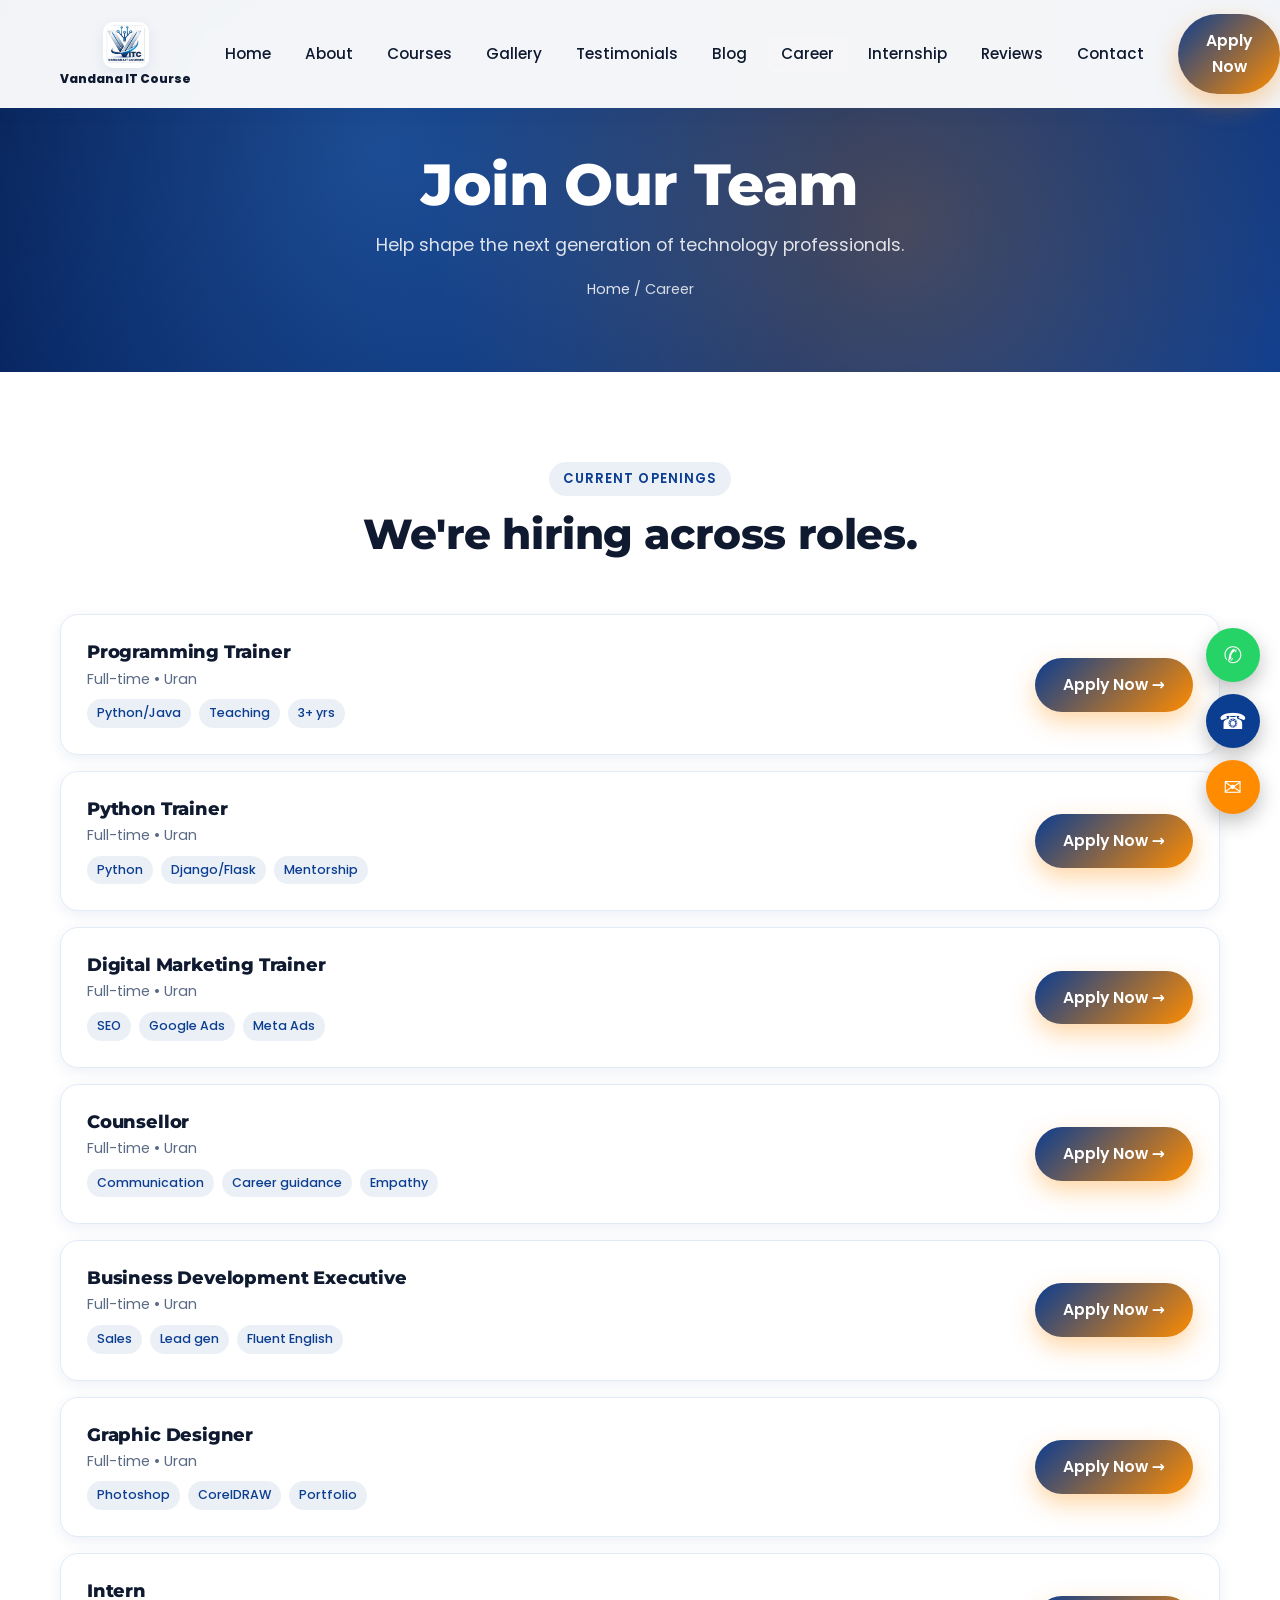
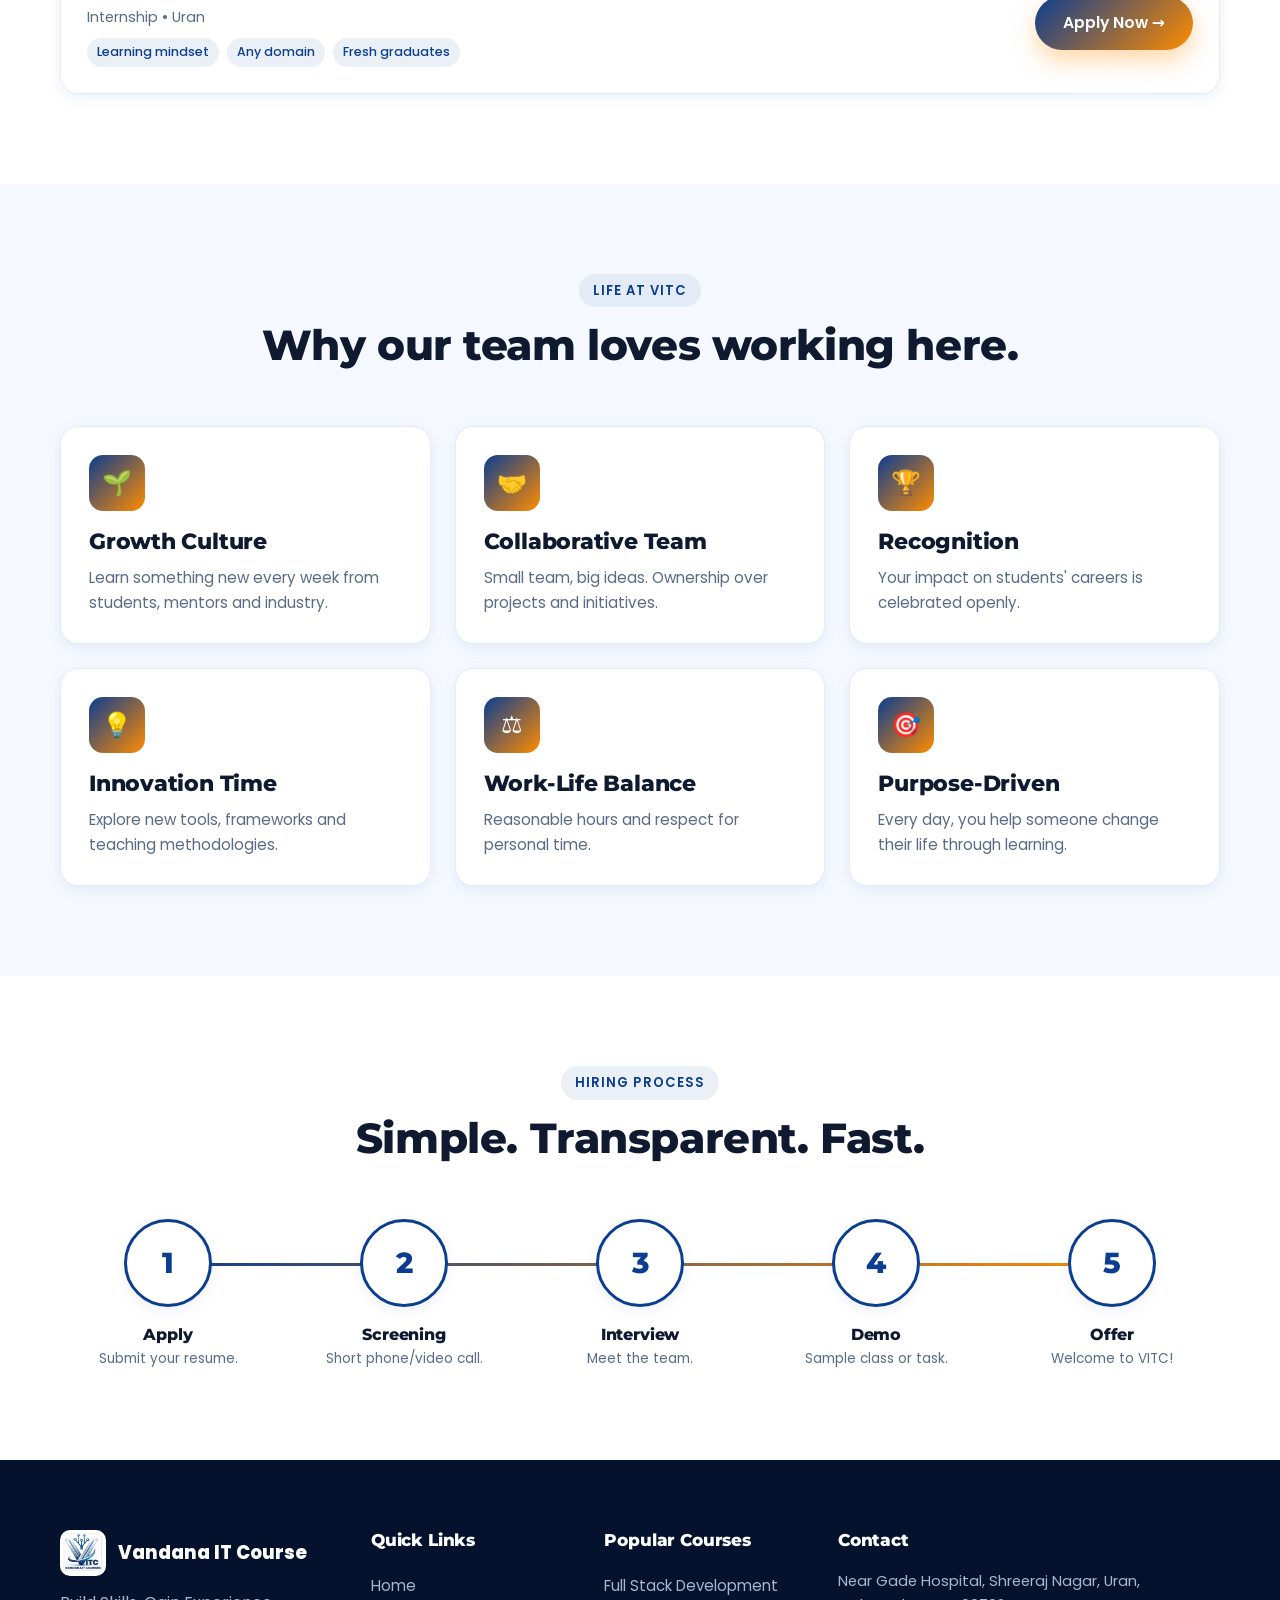
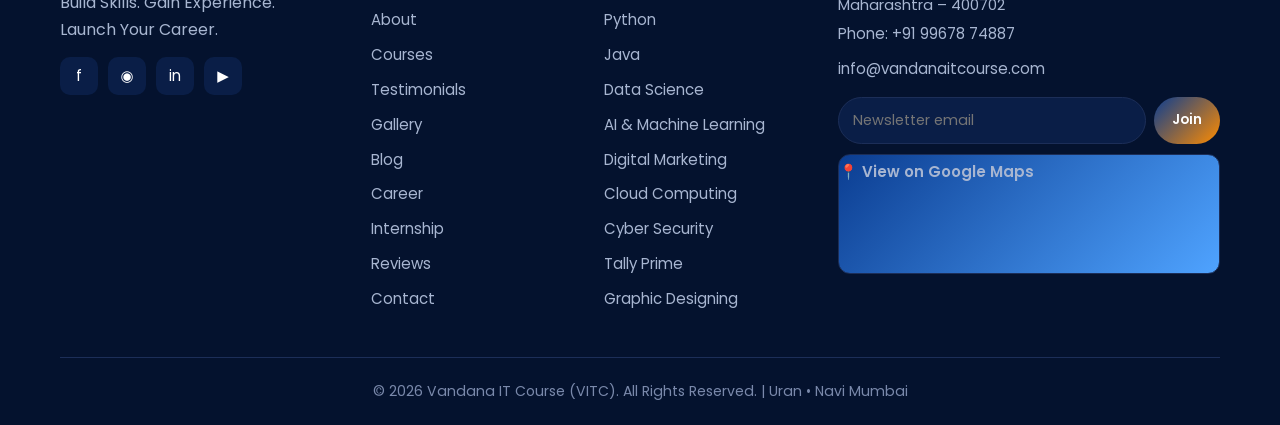
<file: career.html>
<!DOCTYPE html>
<html lang="en">
<head>
<meta charset="UTF-8">
<meta name="viewport" content="width=device-width,initial-scale=1">
<meta name="theme-color" content="#0B3D91">
<title>Careers — Join VITC Team | Vandana IT Course (VITC) — Uran, Navi Mumbai</title>
<meta name="description" content="Explore career opportunities at Vandana IT Course (VITC). We're hiring trainers, counsellors, BDE, designers and interns in Uran, Navi Mumbai.">
<meta name="keywords" content="Vandana IT Course, IT Classes Uran, IT Institute Uran, Programming Classes Uran, Full Stack Course Uran, Python Classes Uran, Java Classes Uran, Digital Marketing Uran, Cyber Security Course Uran, Data Science Institute Uran, Internship Uran, Placement Institute Navi Mumbai, IT Training Navi Mumbai">
<meta name="author" content="Vandana IT Course (VITC)">
<link rel="canonical" href="/career.html">
<meta property="og:type" content="website">
<meta property="og:title" content="Careers — Join VITC Team | Vandana IT Course (VITC)">
<meta property="og:description" content="Explore career opportunities at Vandana IT Course (VITC). We're hiring trainers, counsellors, BDE, designers and interns in Uran, Navi Mumbai.">
<meta property="og:image" content="assets/img/logo.jpeg">
<meta name="twitter:card" content="summary_large_image">
<meta name="twitter:title" content="Careers — Join VITC Team | VITC">
<meta name="twitter:description" content="Explore career opportunities at Vandana IT Course (VITC). We're hiring trainers, counsellors, BDE, designers and interns in Uran, Navi Mumbai.">
<link rel="icon" type="image/jpeg" href="assets/img/logo.jpeg">
<link rel="apple-touch-icon" href="assets/img/logo.jpeg">
<link rel="preconnect" href="https://fonts.googleapis.com">
<link rel="preconnect" href="https://fonts.gstatic.com" crossorigin>
<link href="https://fonts.googleapis.com/css2?family=Montserrat:wght@600;700;800;900&family=Poppins:wght@300;400;500;600;700&family=Roboto:wght@400;500;700&display=swap" rel="stylesheet">
<link rel="stylesheet" href="assets/css/style.css">
<script type="application/ld+json">
{"@context":"https://schema.org","@type":"EducationalOrganization","name":"Vandana IT Course (VITC)","url":"https://vandanaitcourse.com","logo":"assets/img/logo.jpeg","telephone":"+919967874887","email":"info@vandanaitcourse.com","address":{"@type":"PostalAddress","streetAddress":"Near Gade Hospital, Shreeraj Nagar","addressLocality":"Uran","addressRegion":"Maharashtra","postalCode":"400702","addressCountry":"IN"},"sameAs":["https://facebook.com","https://instagram.com","https://linkedin.com","https://youtube.com"]}
</script>
</head>
<body class="inner">
<div id="loader"><img src="assets/img/logo.jpeg" alt="VITC"><div class="bar"><span></span></div></div>
<div id="scroll-progress"></div>
<header class="header">
<div class="container nav">
<a class="brand" href="index.html"><img src="assets/img/logo.jpeg" alt="VITC Logo"><span>Vandana IT Course</span></a>
<nav><ul class="nav-links"><li><a href="index.html">Home</a></li><li><a href="about.html">About</a></li><li><a href="courses.html">Courses</a></li><li><a href="gallery.html">Gallery</a></li><li><a href="testimonials.html">Testimonials</a></li><li><a href="blog.html">Blog</a></li><li><a href="career.html" class="active">Career</a></li><li><a href="internship.html">Internship</a></li><li><a href="reviews.html">Reviews</a></li><li><a href="contact.html">Contact</a></li></ul></nav>
<div class="nav-cta">
<a class="btn btn-primary" href="contact.html">Apply Now</a>
<button class="hamburger" aria-label="Menu"><span></span><span></span><span></span></button>
</div>
</div>
</header>
<section class="page-hero">
<div class="container">
<h1>Join Our Team</h1>
<p>Help shape the next generation of technology professionals.</p>
<div class="breadcrumb"><a href="index.html">Home</a> / <span>Career</span></div>
</div>
</section>

<section>
<div class="container">
<div class="section-head reveal"><span class="eyebrow">Current Openings</span><h2>We're hiring across roles.</h2></div>
<div class="grid reveal" style="gap:16px">
<div class="job-card"><div><h3>Programming Trainer</h3><p style="font-size:.9rem">Full-time • Uran</p><div class="tags"><span>Python/Java</span><span>Teaching</span><span>3+ yrs</span></div></div><a href="contact.html" class="btn btn-primary">Apply Now →</a></div><div class="job-card"><div><h3>Python Trainer</h3><p style="font-size:.9rem">Full-time • Uran</p><div class="tags"><span>Python</span><span>Django/Flask</span><span>Mentorship</span></div></div><a href="contact.html" class="btn btn-primary">Apply Now →</a></div><div class="job-card"><div><h3>Digital Marketing Trainer</h3><p style="font-size:.9rem">Full-time • Uran</p><div class="tags"><span>SEO</span><span>Google Ads</span><span>Meta Ads</span></div></div><a href="contact.html" class="btn btn-primary">Apply Now →</a></div><div class="job-card"><div><h3>Counsellor</h3><p style="font-size:.9rem">Full-time • Uran</p><div class="tags"><span>Communication</span><span>Career guidance</span><span>Empathy</span></div></div><a href="contact.html" class="btn btn-primary">Apply Now →</a></div><div class="job-card"><div><h3>Business Development Executive</h3><p style="font-size:.9rem">Full-time • Uran</p><div class="tags"><span>Sales</span><span>Lead gen</span><span>Fluent English</span></div></div><a href="contact.html" class="btn btn-primary">Apply Now →</a></div><div class="job-card"><div><h3>Graphic Designer</h3><p style="font-size:.9rem">Full-time • Uran</p><div class="tags"><span>Photoshop</span><span>CorelDRAW</span><span>Portfolio</span></div></div><a href="contact.html" class="btn btn-primary">Apply Now →</a></div><div class="job-card"><div><h3>Intern</h3><p style="font-size:.9rem">Internship • Uran</p><div class="tags"><span>Learning mindset</span><span>Any domain</span><span>Fresh graduates</span></div></div><a href="contact.html" class="btn btn-primary">Apply Now →</a></div>
</div>
</div>
</section>

<section style="background:#f5f9ff">
<div class="container">
<div class="section-head reveal"><span class="eyebrow">Life at VITC</span><h2>Why our team loves working here.</h2></div>
<div class="grid grid-3 reveal">
<div class="card"><div class="ico">🌱</div><h3>Growth Culture</h3><p>Learn something new every week from students, mentors and industry.</p></div><div class="card"><div class="ico">🤝</div><h3>Collaborative Team</h3><p>Small team, big ideas. Ownership over projects and initiatives.</p></div><div class="card"><div class="ico">🏆</div><h3>Recognition</h3><p>Your impact on students' careers is celebrated openly.</p></div><div class="card"><div class="ico">💡</div><h3>Innovation Time</h3><p>Explore new tools, frameworks and teaching methodologies.</p></div><div class="card"><div class="ico">⚖️</div><h3>Work-Life Balance</h3><p>Reasonable hours and respect for personal time.</p></div><div class="card"><div class="ico">🎯</div><h3>Purpose-Driven</h3><p>Every day, you help someone change their life through learning.</p></div>
</div>
</div>
</section>

<section>
<div class="container">
<div class="section-head reveal"><span class="eyebrow">Hiring Process</span><h2>Simple. Transparent. Fast.</h2></div>
<div class="process reveal">
<div class="step"><div class="num">1</div><h4>Apply</h4><p>Submit your resume.</p></div><div class="step"><div class="num">2</div><h4>Screening</h4><p>Short phone/video call.</p></div><div class="step"><div class="num">3</div><h4>Interview</h4><p>Meet the team.</p></div><div class="step"><div class="num">4</div><h4>Demo</h4><p>Sample class or task.</p></div><div class="step"><div class="num">5</div><h4>Offer</h4><p>Welcome to VITC!</p></div>
</div>
</div>
</section>
<footer class="footer">
<div class="container">
<div class="footer-grid">
<div>
<div class="footer-brand"><img src="assets/img/logo.jpeg" alt="VITC">Vandana IT Course</div>
<p style="color:#a8b6d1">Build Skills. Gain Experience. Launch Your Career.</p>
<div class="socials" aria-label="Social">
<a href="#" aria-label="Facebook">f</a>
<a href="#" aria-label="Instagram">◉</a>
<a href="#" aria-label="LinkedIn">in</a>
<a href="#" aria-label="YouTube">▶</a>
</div>
</div>
<div>
<h4>Quick Links</h4>
<a href="index.html">Home</a><a href="about.html">About</a><a href="courses.html">Courses</a>
<a href="testimonials.html">Testimonials</a><a href="gallery.html">Gallery</a><a href="blog.html">Blog</a>
<a href="career.html">Career</a><a href="internship.html">Internship</a>
<a href="reviews.html">Reviews</a><a href="contact.html">Contact</a>
</div>
<div>
<h4>Popular Courses</h4>
<a href="courses.html">Full Stack Development</a><a href="courses.html">Python</a><a href="courses.html">Java</a>
<a href="courses.html">Data Science</a><a href="courses.html">AI &amp; Machine Learning</a>
<a href="courses.html">Digital Marketing</a><a href="courses.html">Cloud Computing</a>
<a href="courses.html">Cyber Security</a><a href="courses.html">Tally Prime</a><a href="courses.html">Graphic Designing</a>
</div>
<div>
<h4>Contact</h4>
<p style="color:#a8b6d1;font-size:.92rem">Near Gade Hospital, Shreeraj Nagar, Uran, Maharashtra – 400702</p>
<a href="tel:+919967874887">Phone: +91 99678 74887</a>
<a href="mailto:info@vandanaitcourse.com">info@vandanaitcourse.com</a>
<form class="newsletter" onsubmit="return false"><input type="email" placeholder="Newsletter email" required><button>Join</button></form>
<a class="map-thumb" href="https://maps.app.goo.gl/kC8JTekmiVZLgbgg7" target="_blank" rel="noopener"></a>
</div>
</div>
<div class="footer-bottom">© 2026 Vandana IT Course (VITC). All Rights Reserved. | Uran • Navi Mumbai</div>
</div>
</footer>
<div class="floats">
<a class="f-wa" href="https://wa.me/919967874887?text=Hi%20VITC%2C%20I%27d%20like%20to%20enquire%20about%20your%20courses" target="_blank" rel="noopener" aria-label="WhatsApp">✆</a>
<a class="f-call" href="tel:+919967874887" aria-label="Call">☎</a>
<a class="f-mail" href="mailto:info@vandanaitcourse.com" aria-label="Email">✉</a>
<button class="f-top" id="backTop" aria-label="Back to top">↑</button>
</div>
<div id="popup"><div class="p-inner"><button class="p-close" aria-label="Close">×</button>
<h3>🎓 Free Career Counselling</h3>
<p style="margin:8px 0 16px">Get a free 15-minute career counselling session with our expert mentors. Discover the right course for your future.</p>
<a class="btn btn-primary" href="contact.html" style="width:100%">Book My Free Session</a>
</div></div>
<script src="assets/js/main.js"></script>
</body>
</html>
</file>
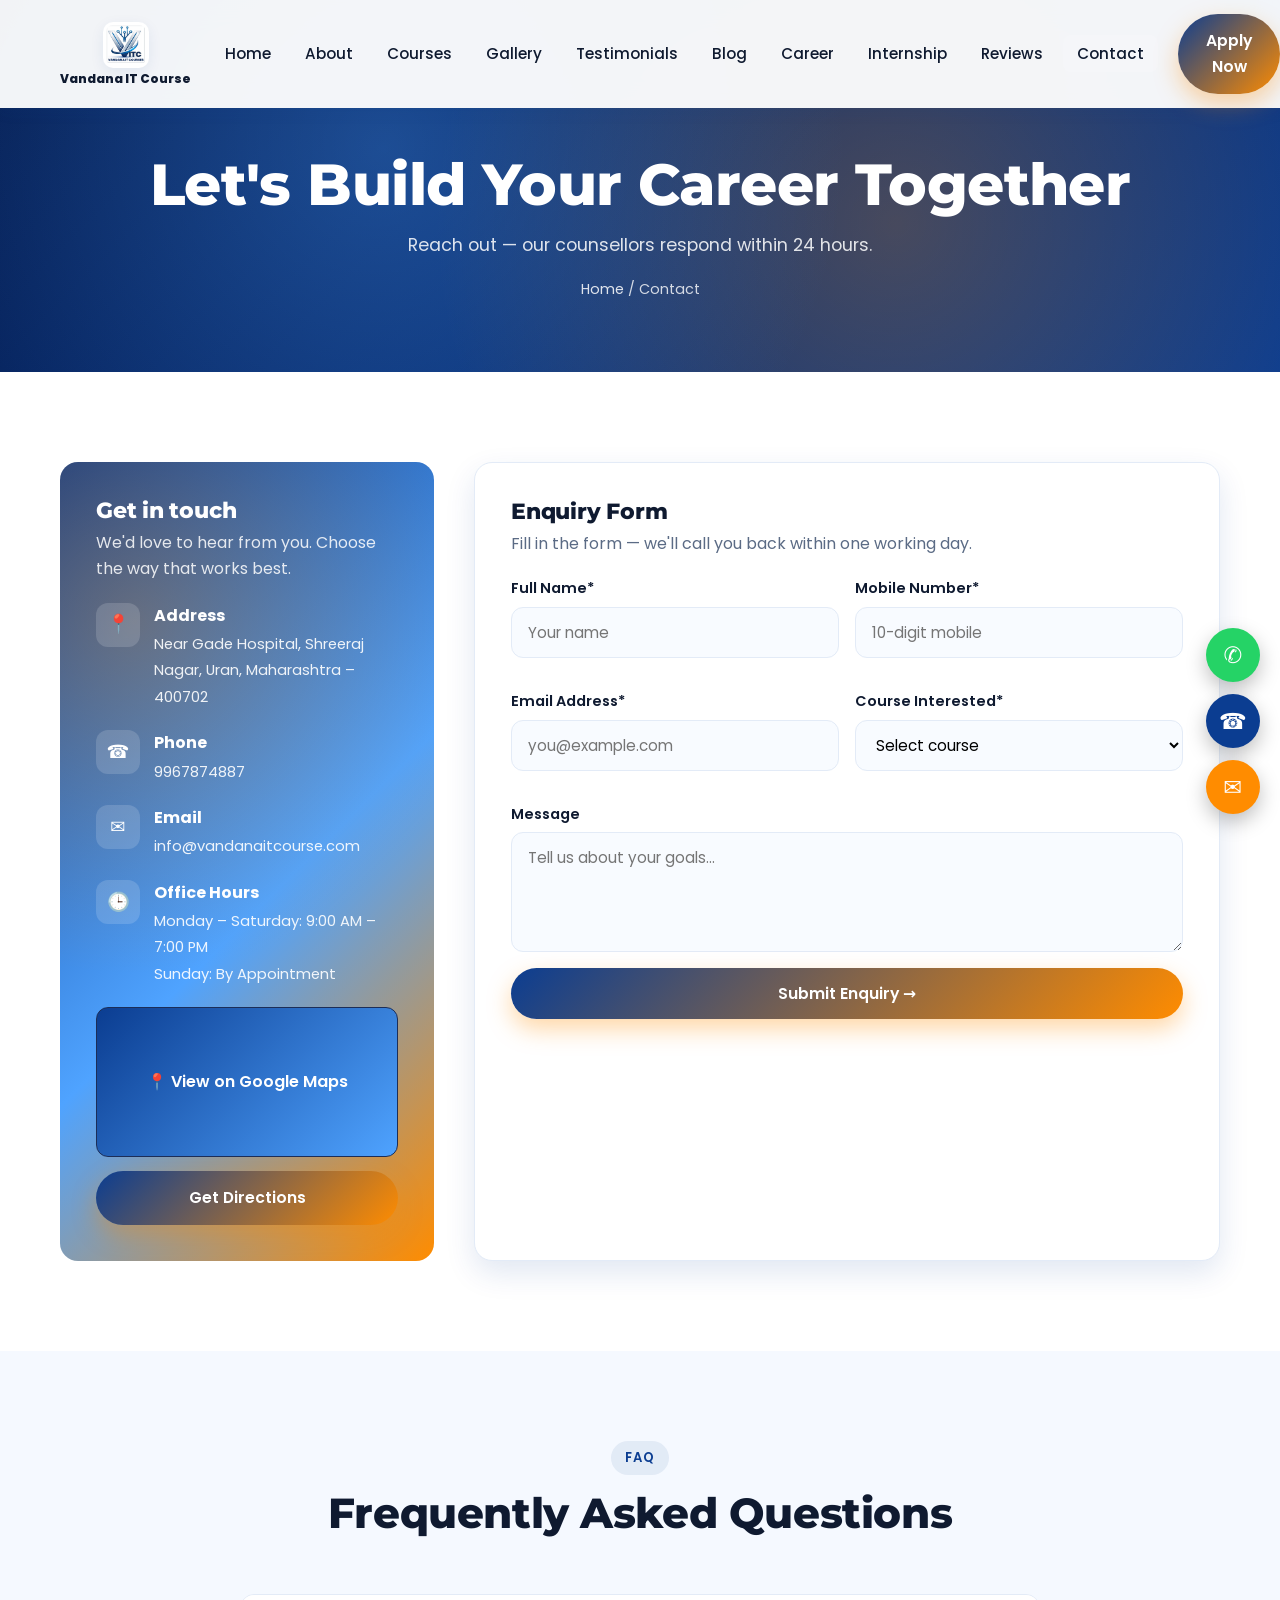
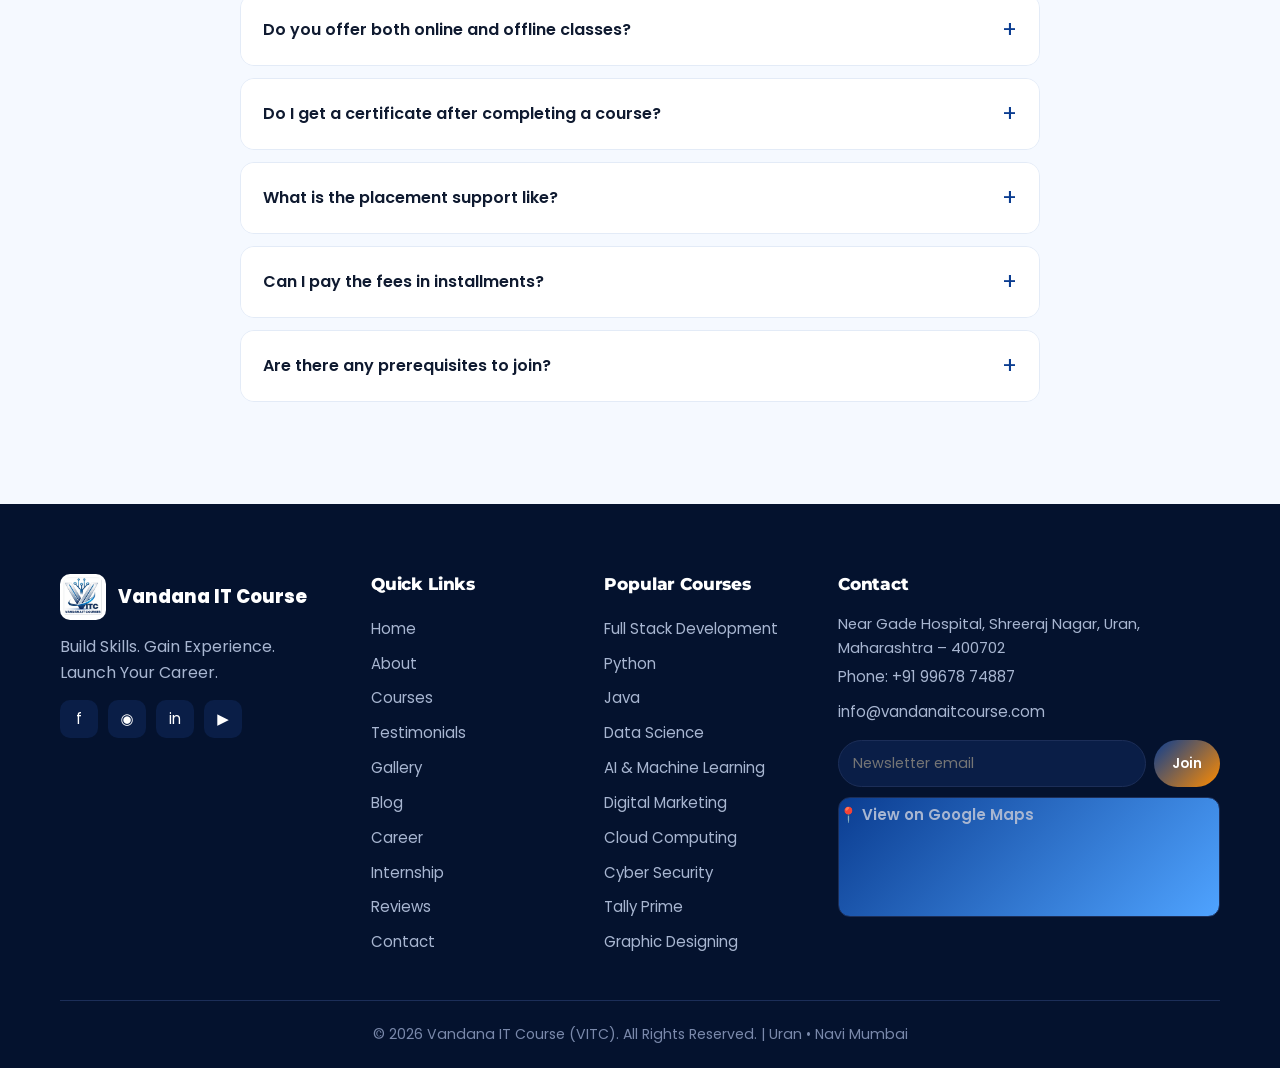
<file: contact.html>
<!DOCTYPE html>
<html lang="en">
<head>
<meta charset="UTF-8">
<meta name="viewport" content="width=device-width,initial-scale=1">
<meta name="theme-color" content="#0B3D91">
<title>Contact Us | Vandana IT Course (VITC) — Uran, Navi Mumbai</title>
<meta name="description" content="Contact Vandana IT Course (VITC), Uran. Address: Near Gade Hospital, Shreeraj Nagar, Uran, Maharashtra 400702. Phone: +91 99678 74887. Email: info@vandanaitcourse.com">
<meta name="keywords" content="Vandana IT Course, IT Classes Uran, IT Institute Uran, Programming Classes Uran, Full Stack Course Uran, Python Classes Uran, Java Classes Uran, Digital Marketing Uran, Cyber Security Course Uran, Data Science Institute Uran, Internship Uran, Placement Institute Navi Mumbai, IT Training Navi Mumbai">
<meta name="author" content="Vandana IT Course (VITC)">
<link rel="canonical" href="/contact.html">
<meta property="og:type" content="website">
<meta property="og:title" content="Contact Us | Vandana IT Course (VITC)">
<meta property="og:description" content="Contact Vandana IT Course (VITC), Uran. Address: Near Gade Hospital, Shreeraj Nagar, Uran, Maharashtra 400702. Phone: +91 99678 74887. Email: info@vandanaitcourse.com">
<meta property="og:image" content="assets/img/logo.jpeg">
<meta name="twitter:card" content="summary_large_image">
<meta name="twitter:title" content="Contact Us | VITC">
<meta name="twitter:description" content="Contact Vandana IT Course (VITC), Uran. Address: Near Gade Hospital, Shreeraj Nagar, Uran, Maharashtra 400702. Phone: +91 99678 74887. Email: info@vandanaitcourse.com">
<link rel="icon" type="image/jpeg" href="assets/img/logo.jpeg">
<link rel="apple-touch-icon" href="assets/img/logo.jpeg">
<link rel="preconnect" href="https://fonts.googleapis.com">
<link rel="preconnect" href="https://fonts.gstatic.com" crossorigin>
<link href="https://fonts.googleapis.com/css2?family=Montserrat:wght@600;700;800;900&family=Poppins:wght@300;400;500;600;700&family=Roboto:wght@400;500;700&display=swap" rel="stylesheet">
<link rel="stylesheet" href="assets/css/style.css">
<script type="application/ld+json">
{"@context":"https://schema.org","@type":"EducationalOrganization","name":"Vandana IT Course (VITC)","url":"https://vandanaitcourse.com","logo":"assets/img/logo.jpeg","telephone":"+919967874887","email":"info@vandanaitcourse.com","address":{"@type":"PostalAddress","streetAddress":"Near Gade Hospital, Shreeraj Nagar","addressLocality":"Uran","addressRegion":"Maharashtra","postalCode":"400702","addressCountry":"IN"},"sameAs":["https://facebook.com","https://instagram.com","https://linkedin.com","https://youtube.com"]}
</script>
</head>
<body class="inner">
<div id="loader"><img src="assets/img/logo.jpeg" alt="VITC"><div class="bar"><span></span></div></div>
<div id="scroll-progress"></div>
<header class="header">
<div class="container nav">
<a class="brand" href="index.html"><img src="assets/img/logo.jpeg" alt="VITC Logo"><span>Vandana IT Course</span></a>
<nav><ul class="nav-links"><li><a href="index.html">Home</a></li><li><a href="about.html">About</a></li><li><a href="courses.html">Courses</a></li><li><a href="gallery.html">Gallery</a></li><li><a href="testimonials.html">Testimonials</a></li><li><a href="blog.html">Blog</a></li><li><a href="career.html">Career</a></li><li><a href="internship.html">Internship</a></li><li><a href="reviews.html">Reviews</a></li><li><a href="contact.html" class="active">Contact</a></li></ul></nav>
<div class="nav-cta">
<a class="btn btn-primary" href="contact.html">Apply Now</a>
<button class="hamburger" aria-label="Menu"><span></span><span></span><span></span></button>
</div>
</div>
</header>
<section class="page-hero">
<div class="container">
<h1>Let's Build Your Career Together</h1>
<p>Reach out — our counsellors respond within 24 hours.</p>
<div class="breadcrumb"><a href="index.html">Home</a> / <span>Contact</span></div>
</div>
</section>

<section>
<div class="container">
<div class="contact-grid reveal">
<div class="contact-info">
<h3 style="margin-bottom:6px">Get in touch</h3>
<p style="color:rgba(255,255,255,.85)">We'd love to hear from you. Choose the way that works best.</p>
<div class="info-row"><div class="ico">📍</div><div><b>Address</b><span>Near Gade Hospital, Shreeraj Nagar, Uran, Maharashtra – 400702</span></div></div>
<div class="info-row"><div class="ico">☎</div><div><b>Phone</b><a href="tel:+919967874887">9967874887</a></div></div>
<div class="info-row"><div class="ico">✉</div><div><b>Email</b><a href="mailto:info@vandanaitcourse.com">info@vandanaitcourse.com</a></div></div>
<div class="info-row"><div class="ico">🕒</div><div><b>Office Hours</b><span>Monday – Saturday: 9:00 AM – 7:00 PM<br>Sunday: By Appointment</span></div></div>
<a class="map-thumb" href="https://maps.app.goo.gl/kC8JTekmiVZLgbgg7" target="_blank" rel="noopener" style="height:150px"></a>
<a href="https://maps.app.goo.gl/kC8JTekmiVZLgbgg7" target="_blank" class="btn btn-primary" style="margin-top:14px;width:100%">Get Directions</a>
</div>
<form class="form-card" data-validate novalidate>
<h3 style="margin-bottom:6px">Enquiry Form</h3>
<p style="margin-bottom:20px">Fill in the form — we'll call you back within one working day.</p>
<div class="form-row">
<div class="field"><label>Full Name*</label><input required name="name" placeholder="Your name"><small class="err">Enter your name</small></div>
<div class="field"><label>Mobile Number*</label><input required type="tel" name="phone" placeholder="10-digit mobile"><small class="err">Enter valid mobile</small></div>
</div>
<div class="form-row">
<div class="field"><label>Email Address*</label><input required type="email" name="email" placeholder="you@example.com"><small class="err">Enter valid email</small></div>
<div class="field"><label>Course Interested*</label><select required name="course"><option value="">Select course</option><option>Programming</option><option>Full Stack Development</option><option>Data Science & AI</option><option>Digital Marketing</option><option>Cloud Computing</option><option>Cyber Security</option><option>Graphics Designing</option><option>Accounting</option><option>Not sure — need guidance</option></select><small class="err">Please choose</small></div>
</div>
<div class="field"><label>Message</label><textarea name="message" placeholder="Tell us about your goals…"></textarea></div>
<button class="btn btn-primary" type="submit" style="width:100%">Submit Enquiry →</button>
<p class="form-msg" style="margin-top:14px;font-size:.9rem"></p>
</form>
</div>
</div>
</section>

<section style="background:#f5f9ff">
<div class="container">
<div class="section-head reveal"><span class="eyebrow">FAQ</span><h2>Frequently Asked Questions</h2></div>
<div class="reveal" style="max-width:800px;margin:0 auto">
<div class="faq-item"><button class="faq-q">Do you offer both online and offline classes?</button><div class="faq-a"><p>Yes. We run offline classes at our Uran centre and hybrid/online batches for working professionals.</p></div></div><div class="faq-item"><button class="faq-q">Do I get a certificate after completing a course?</button><div class="faq-a"><p>Yes, every student receives a course completion certificate along with project & internship certificates where applicable.</p></div></div><div class="faq-item"><button class="faq-q">What is the placement support like?</button><div class="faq-a"><p>We help with resume building, LinkedIn optimisation, mock interviews, and referrals to our hiring partners.</p></div></div><div class="faq-item"><button class="faq-q">Can I pay the fees in installments?</button><div class="faq-a"><p>Yes, we offer flexible installment options. Please contact our counsellor for details.</p></div></div><div class="faq-item"><button class="faq-q">Are there any prerequisites to join?</button><div class="faq-a"><p>Most courses start from basics — no prior experience needed. Advanced tracks may have prerequisites.</p></div></div>
</div>
</div>
</section>
<footer class="footer">
<div class="container">
<div class="footer-grid">
<div>
<div class="footer-brand"><img src="assets/img/logo.jpeg" alt="VITC">Vandana IT Course</div>
<p style="color:#a8b6d1">Build Skills. Gain Experience. Launch Your Career.</p>
<div class="socials" aria-label="Social">
<a href="#" aria-label="Facebook">f</a>
<a href="#" aria-label="Instagram">◉</a>
<a href="#" aria-label="LinkedIn">in</a>
<a href="#" aria-label="YouTube">▶</a>
</div>
</div>
<div>
<h4>Quick Links</h4>
<a href="index.html">Home</a><a href="about.html">About</a><a href="courses.html">Courses</a>
<a href="testimonials.html">Testimonials</a><a href="gallery.html">Gallery</a><a href="blog.html">Blog</a>
<a href="career.html">Career</a><a href="internship.html">Internship</a>
<a href="reviews.html">Reviews</a><a href="contact.html">Contact</a>
</div>
<div>
<h4>Popular Courses</h4>
<a href="courses.html">Full Stack Development</a><a href="courses.html">Python</a><a href="courses.html">Java</a>
<a href="courses.html">Data Science</a><a href="courses.html">AI &amp; Machine Learning</a>
<a href="courses.html">Digital Marketing</a><a href="courses.html">Cloud Computing</a>
<a href="courses.html">Cyber Security</a><a href="courses.html">Tally Prime</a><a href="courses.html">Graphic Designing</a>
</div>
<div>
<h4>Contact</h4>
<p style="color:#a8b6d1;font-size:.92rem">Near Gade Hospital, Shreeraj Nagar, Uran, Maharashtra – 400702</p>
<a href="tel:+919967874887">Phone: +91 99678 74887</a>
<a href="mailto:info@vandanaitcourse.com">info@vandanaitcourse.com</a>
<form class="newsletter" onsubmit="return false"><input type="email" placeholder="Newsletter email" required><button>Join</button></form>
<a class="map-thumb" href="https://maps.app.goo.gl/kC8JTekmiVZLgbgg7" target="_blank" rel="noopener"></a>
</div>
</div>
<div class="footer-bottom">© 2026 Vandana IT Course (VITC). All Rights Reserved. | Uran • Navi Mumbai</div>
</div>
</footer>
<div class="floats">
<a class="f-wa" href="https://wa.me/919967874887?text=Hi%20VITC%2C%20I%27d%20like%20to%20enquire%20about%20your%20courses" target="_blank" rel="noopener" aria-label="WhatsApp">✆</a>
<a class="f-call" href="tel:+919967874887" aria-label="Call">☎</a>
<a class="f-mail" href="mailto:info@vandanaitcourse.com" aria-label="Email">✉</a>
<button class="f-top" id="backTop" aria-label="Back to top">↑</button>
</div>
<div id="popup"><div class="p-inner"><button class="p-close" aria-label="Close">×</button>
<h3>🎓 Free Career Counselling</h3>
<p style="margin:8px 0 16px">Get a free 15-minute career counselling session with our expert mentors. Discover the right course for your future.</p>
<a class="btn btn-primary" href="contact.html" style="width:100%">Book My Free Session</a>
</div></div>
<script src="assets/js/main.js"></script>
</body>
</html>
</file>
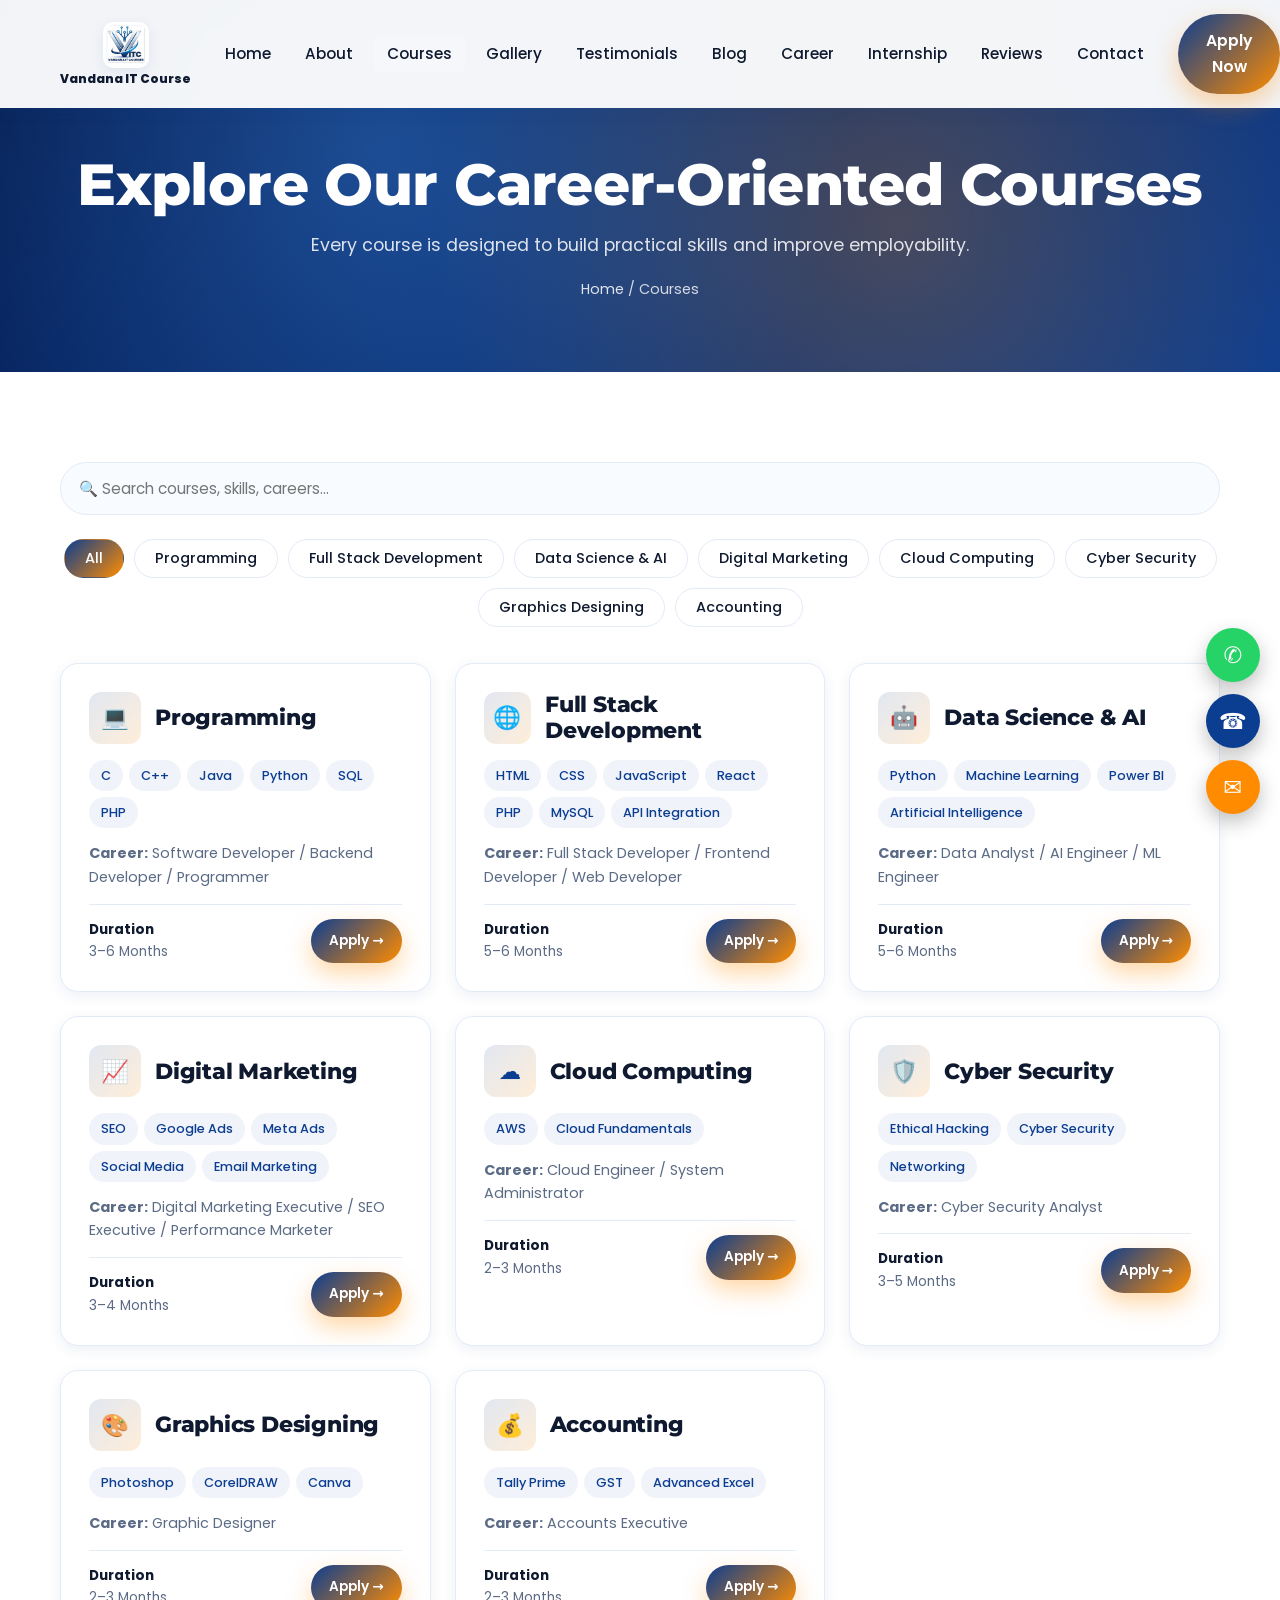
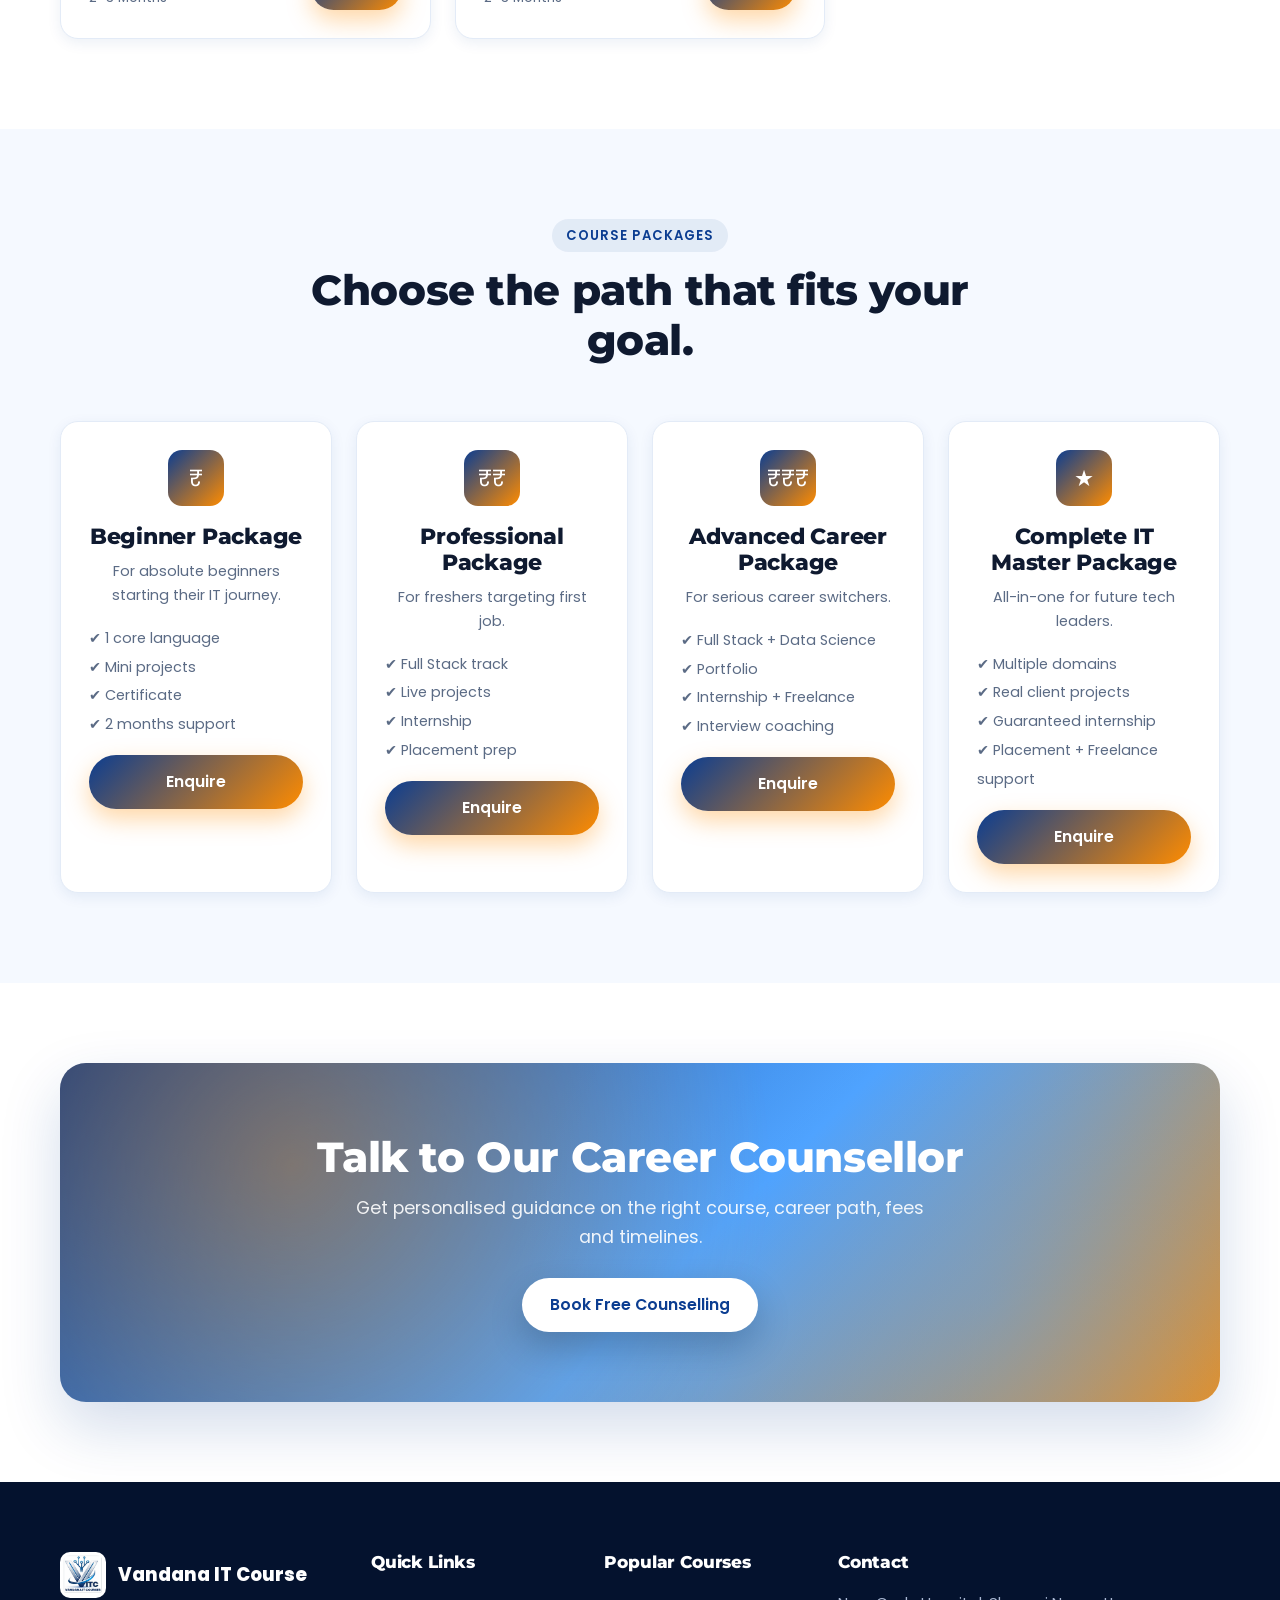
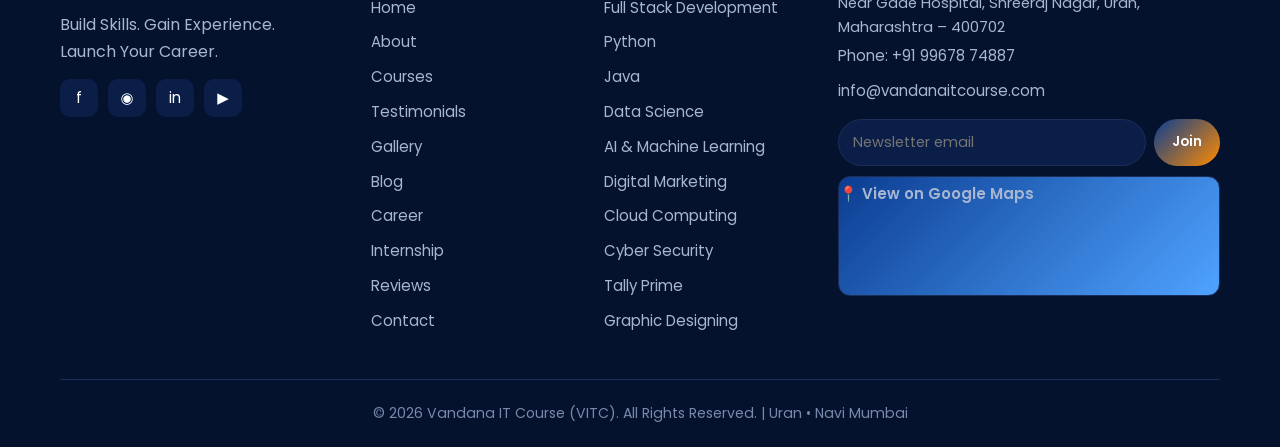
<file: courses.html>
<!DOCTYPE html>
<html lang="en">
<head>
<meta charset="UTF-8">
<meta name="viewport" content="width=device-width,initial-scale=1">
<meta name="theme-color" content="#0B3D91">
<title>Courses — Career-Oriented IT Training | Vandana IT Course (VITC) — Uran, Navi Mumbai</title>
<meta name="description" content="Explore VITC's career-oriented courses: Programming, Full Stack, Data Science & AI, Digital Marketing, Cloud, Cyber Security, Graphics, Accounting. Live projects & placement support.">
<meta name="keywords" content="Vandana IT Course, IT Classes Uran, IT Institute Uran, Programming Classes Uran, Full Stack Course Uran, Python Classes Uran, Java Classes Uran, Digital Marketing Uran, Cyber Security Course Uran, Data Science Institute Uran, Internship Uran, Placement Institute Navi Mumbai, IT Training Navi Mumbai">
<meta name="author" content="Vandana IT Course (VITC)">
<link rel="canonical" href="/courses.html">
<meta property="og:type" content="website">
<meta property="og:title" content="Courses — Career-Oriented IT Training | Vandana IT Course (VITC)">
<meta property="og:description" content="Explore VITC's career-oriented courses: Programming, Full Stack, Data Science & AI, Digital Marketing, Cloud, Cyber Security, Graphics, Accounting. Live projects & placement support.">
<meta property="og:image" content="assets/img/logo.jpeg">
<meta name="twitter:card" content="summary_large_image">
<meta name="twitter:title" content="Courses — Career-Oriented IT Training | VITC">
<meta name="twitter:description" content="Explore VITC's career-oriented courses: Programming, Full Stack, Data Science & AI, Digital Marketing, Cloud, Cyber Security, Graphics, Accounting. Live projects & placement support.">
<link rel="icon" type="image/jpeg" href="assets/img/logo.jpeg">
<link rel="apple-touch-icon" href="assets/img/logo.jpeg">
<link rel="preconnect" href="https://fonts.googleapis.com">
<link rel="preconnect" href="https://fonts.gstatic.com" crossorigin>
<link href="https://fonts.googleapis.com/css2?family=Montserrat:wght@600;700;800;900&family=Poppins:wght@300;400;500;600;700&family=Roboto:wght@400;500;700&display=swap" rel="stylesheet">
<link rel="stylesheet" href="assets/css/style.css">
<script type="application/ld+json">
{"@context":"https://schema.org","@type":"EducationalOrganization","name":"Vandana IT Course (VITC)","url":"https://vandanaitcourse.com","logo":"assets/img/logo.jpeg","telephone":"+919967874887","email":"info@vandanaitcourse.com","address":{"@type":"PostalAddress","streetAddress":"Near Gade Hospital, Shreeraj Nagar","addressLocality":"Uran","addressRegion":"Maharashtra","postalCode":"400702","addressCountry":"IN"},"sameAs":["https://facebook.com","https://instagram.com","https://linkedin.com","https://youtube.com"]}
</script>
</head>
<body class="inner">
<div id="loader"><img src="assets/img/logo.jpeg" alt="VITC"><div class="bar"><span></span></div></div>
<div id="scroll-progress"></div>
<header class="header">
<div class="container nav">
<a class="brand" href="index.html"><img src="assets/img/logo.jpeg" alt="VITC Logo"><span>Vandana IT Course</span></a>
<nav><ul class="nav-links"><li><a href="index.html">Home</a></li><li><a href="about.html">About</a></li><li><a href="courses.html" class="active">Courses</a></li><li><a href="gallery.html">Gallery</a></li><li><a href="testimonials.html">Testimonials</a></li><li><a href="blog.html">Blog</a></li><li><a href="career.html">Career</a></li><li><a href="internship.html">Internship</a></li><li><a href="reviews.html">Reviews</a></li><li><a href="contact.html">Contact</a></li></ul></nav>
<div class="nav-cta">
<a class="btn btn-primary" href="contact.html">Apply Now</a>
<button class="hamburger" aria-label="Menu"><span></span><span></span><span></span></button>
</div>
</div>
</header>
<section class="page-hero">
<div class="container">
<h1>Explore Our Career-Oriented Courses</h1>
<p>Every course is designed to build practical skills and improve employability.</p>
<div class="breadcrumb"><a href="index.html">Home</a> / <span>Courses</span></div>
</div>
</section>

<section>
<div class="container">
<div style="display:flex;gap:14px;flex-wrap:wrap;justify-content:space-between;align-items:center;margin-bottom:24px" class="reveal">
<input id="courseSearch" placeholder="🔍 Search courses, skills, careers…" style="flex:1;min-width:220px;padding:14px 18px;border:1px solid var(--border);border-radius:99px;font-family:inherit;font-size:.95rem;outline:none;background:#f8fbff">
</div>
<div class="filters reveal">
<button data-cfilter="all" class="active">All</button>
<button data-cfilter="programming">Programming</button><button data-cfilter="fullstack">Full Stack Development</button><button data-cfilter="data">Data Science & AI</button><button data-cfilter="marketing">Digital Marketing</button><button data-cfilter="cloud">Cloud Computing</button><button data-cfilter="cyber">Cyber Security</button><button data-cfilter="design">Graphics Designing</button><button data-cfilter="account">Accounting</button>
</div>
<div class="grid grid-3 reveal">
<div class="course-card" data-course="programming"><div class="head"><div class="ico">💻</div><h3>Programming</h3></div>
<ul><li>C</li><li>C++</li><li>Java</li><li>Python</li><li>SQL</li><li>PHP</li></ul>
<p style="font-size:.9rem;margin-top:8px"><b>Career:</b> Software Developer / Backend Developer / Programmer</p>
<div class="meta"><span><b>Duration</b>3–6 Months</span><a href="contact.html" class="btn btn-primary" style="padding:9px 18px;font-size:.85rem">Apply →</a></div>
</div><div class="course-card" data-course="fullstack"><div class="head"><div class="ico">🌐</div><h3>Full Stack Development</h3></div>
<ul><li>HTML</li><li>CSS</li><li>JavaScript</li><li>React</li><li>PHP</li><li>MySQL</li><li>API Integration</li></ul>
<p style="font-size:.9rem;margin-top:8px"><b>Career:</b> Full Stack Developer / Frontend Developer / Web Developer</p>
<div class="meta"><span><b>Duration</b>5–6 Months</span><a href="contact.html" class="btn btn-primary" style="padding:9px 18px;font-size:.85rem">Apply →</a></div>
</div><div class="course-card" data-course="data"><div class="head"><div class="ico">🤖</div><h3>Data Science & AI</h3></div>
<ul><li>Python</li><li>Machine Learning</li><li>Power BI</li><li>Artificial Intelligence</li></ul>
<p style="font-size:.9rem;margin-top:8px"><b>Career:</b> Data Analyst / AI Engineer / ML Engineer</p>
<div class="meta"><span><b>Duration</b>5–6 Months</span><a href="contact.html" class="btn btn-primary" style="padding:9px 18px;font-size:.85rem">Apply →</a></div>
</div><div class="course-card" data-course="marketing"><div class="head"><div class="ico">📈</div><h3>Digital Marketing</h3></div>
<ul><li>SEO</li><li>Google Ads</li><li>Meta Ads</li><li>Social Media</li><li>Email Marketing</li></ul>
<p style="font-size:.9rem;margin-top:8px"><b>Career:</b> Digital Marketing Executive / SEO Executive / Performance Marketer</p>
<div class="meta"><span><b>Duration</b>3–4 Months</span><a href="contact.html" class="btn btn-primary" style="padding:9px 18px;font-size:.85rem">Apply →</a></div>
</div><div class="course-card" data-course="cloud"><div class="head"><div class="ico">☁️</div><h3>Cloud Computing</h3></div>
<ul><li>AWS</li><li>Cloud Fundamentals</li></ul>
<p style="font-size:.9rem;margin-top:8px"><b>Career:</b> Cloud Engineer / System Administrator</p>
<div class="meta"><span><b>Duration</b>2–3 Months</span><a href="contact.html" class="btn btn-primary" style="padding:9px 18px;font-size:.85rem">Apply →</a></div>
</div><div class="course-card" data-course="cyber"><div class="head"><div class="ico">🛡️</div><h3>Cyber Security</h3></div>
<ul><li>Ethical Hacking</li><li>Cyber Security</li><li>Networking</li></ul>
<p style="font-size:.9rem;margin-top:8px"><b>Career:</b> Cyber Security Analyst</p>
<div class="meta"><span><b>Duration</b>3–5 Months</span><a href="contact.html" class="btn btn-primary" style="padding:9px 18px;font-size:.85rem">Apply →</a></div>
</div><div class="course-card" data-course="design"><div class="head"><div class="ico">🎨</div><h3>Graphics Designing</h3></div>
<ul><li>Photoshop</li><li>CorelDRAW</li><li>Canva</li></ul>
<p style="font-size:.9rem;margin-top:8px"><b>Career:</b> Graphic Designer</p>
<div class="meta"><span><b>Duration</b>2–3 Months</span><a href="contact.html" class="btn btn-primary" style="padding:9px 18px;font-size:.85rem">Apply →</a></div>
</div><div class="course-card" data-course="account"><div class="head"><div class="ico">💰</div><h3>Accounting</h3></div>
<ul><li>Tally Prime</li><li>GST</li><li>Advanced Excel</li></ul>
<p style="font-size:.9rem;margin-top:8px"><b>Career:</b> Accounts Executive</p>
<div class="meta"><span><b>Duration</b>2–3 Months</span><a href="contact.html" class="btn btn-primary" style="padding:9px 18px;font-size:.85rem">Apply →</a></div>
</div>
</div>
</div>
</section>

<section style="background:#f5f9ff">
<div class="container">
<div class="section-head reveal"><span class="eyebrow">Course Packages</span><h2>Choose the path that fits your goal.</h2></div>
<div class="grid grid-4 reveal">
<div class="card" style="text-align:center"><div class="ico" style="margin:0 auto 18px;font-size:1.4rem">₹</div><h3>Beginner Package</h3><p style="margin:10px 0 16px;font-size:.9rem">For absolute beginners starting their IT journey.</p><ul style="list-style:none;text-align:left;font-size:.9rem;color:var(--muted);line-height:2"><li>✔ 1 core language</li><li>✔ Mini projects</li><li>✔ Certificate</li><li>✔ 2 months support</li></ul><a href="contact.html" class="btn btn-primary" style="margin-top:16px;width:100%">Enquire</a></div><div class="card" style="text-align:center"><div class="ico" style="margin:0 auto 18px;font-size:1.4rem">₹₹</div><h3>Professional Package</h3><p style="margin:10px 0 16px;font-size:.9rem">For freshers targeting first job.</p><ul style="list-style:none;text-align:left;font-size:.9rem;color:var(--muted);line-height:2"><li>✔ Full Stack track</li><li>✔ Live projects</li><li>✔ Internship</li><li>✔ Placement prep</li></ul><a href="contact.html" class="btn btn-primary" style="margin-top:16px;width:100%">Enquire</a></div><div class="card" style="text-align:center"><div class="ico" style="margin:0 auto 18px;font-size:1.4rem">₹₹₹</div><h3>Advanced Career Package</h3><p style="margin:10px 0 16px;font-size:.9rem">For serious career switchers.</p><ul style="list-style:none;text-align:left;font-size:.9rem;color:var(--muted);line-height:2"><li>✔ Full Stack + Data Science</li><li>✔ Portfolio</li><li>✔ Internship + Freelance</li><li>✔ Interview coaching</li></ul><a href="contact.html" class="btn btn-primary" style="margin-top:16px;width:100%">Enquire</a></div><div class="card" style="text-align:center"><div class="ico" style="margin:0 auto 18px;font-size:1.4rem">★</div><h3>Complete IT Master Package</h3><p style="margin:10px 0 16px;font-size:.9rem">All-in-one for future tech leaders.</p><ul style="list-style:none;text-align:left;font-size:.9rem;color:var(--muted);line-height:2"><li>✔ Multiple domains</li><li>✔ Real client projects</li><li>✔ Guaranteed internship</li><li>✔ Placement + Freelance support</li></ul><a href="contact.html" class="btn btn-primary" style="margin-top:16px;width:100%">Enquire</a></div>
</div>
</div>
</section>

<section class="cta-banner">
<div class="container">
<div class="box reveal">
<h2>Talk to Our Career Counsellor</h2>
<p>Get personalised guidance on the right course, career path, fees and timelines.</p>
<a class="btn btn-primary" href="contact.html">Book Free Counselling</a>
</div>
</div>
</section>
<footer class="footer">
<div class="container">
<div class="footer-grid">
<div>
<div class="footer-brand"><img src="assets/img/logo.jpeg" alt="VITC">Vandana IT Course</div>
<p style="color:#a8b6d1">Build Skills. Gain Experience. Launch Your Career.</p>
<div class="socials" aria-label="Social">
<a href="#" aria-label="Facebook">f</a>
<a href="#" aria-label="Instagram">◉</a>
<a href="#" aria-label="LinkedIn">in</a>
<a href="#" aria-label="YouTube">▶</a>
</div>
</div>
<div>
<h4>Quick Links</h4>
<a href="index.html">Home</a><a href="about.html">About</a><a href="courses.html">Courses</a>
<a href="testimonials.html">Testimonials</a><a href="gallery.html">Gallery</a><a href="blog.html">Blog</a>
<a href="career.html">Career</a><a href="internship.html">Internship</a>
<a href="reviews.html">Reviews</a><a href="contact.html">Contact</a>
</div>
<div>
<h4>Popular Courses</h4>
<a href="courses.html">Full Stack Development</a><a href="courses.html">Python</a><a href="courses.html">Java</a>
<a href="courses.html">Data Science</a><a href="courses.html">AI &amp; Machine Learning</a>
<a href="courses.html">Digital Marketing</a><a href="courses.html">Cloud Computing</a>
<a href="courses.html">Cyber Security</a><a href="courses.html">Tally Prime</a><a href="courses.html">Graphic Designing</a>
</div>
<div>
<h4>Contact</h4>
<p style="color:#a8b6d1;font-size:.92rem">Near Gade Hospital, Shreeraj Nagar, Uran, Maharashtra – 400702</p>
<a href="tel:+919967874887">Phone: +91 99678 74887</a>
<a href="mailto:info@vandanaitcourse.com">info@vandanaitcourse.com</a>
<form class="newsletter" onsubmit="return false"><input type="email" placeholder="Newsletter email" required><button>Join</button></form>
<a class="map-thumb" href="https://maps.app.goo.gl/kC8JTekmiVZLgbgg7" target="_blank" rel="noopener"></a>
</div>
</div>
<div class="footer-bottom">© 2026 Vandana IT Course (VITC). All Rights Reserved. | Uran • Navi Mumbai</div>
</div>
</footer>
<div class="floats">
<a class="f-wa" href="https://wa.me/919967874887?text=Hi%20VITC%2C%20I%27d%20like%20to%20enquire%20about%20your%20courses" target="_blank" rel="noopener" aria-label="WhatsApp">✆</a>
<a class="f-call" href="tel:+919967874887" aria-label="Call">☎</a>
<a class="f-mail" href="mailto:info@vandanaitcourse.com" aria-label="Email">✉</a>
<button class="f-top" id="backTop" aria-label="Back to top">↑</button>
</div>
<div id="popup"><div class="p-inner"><button class="p-close" aria-label="Close">×</button>
<h3>🎓 Free Career Counselling</h3>
<p style="margin:8px 0 16px">Get a free 15-minute career counselling session with our expert mentors. Discover the right course for your future.</p>
<a class="btn btn-primary" href="contact.html" style="width:100%">Book My Free Session</a>
</div></div>
<script src="assets/js/main.js"></script>
</body>
</html>
</file>
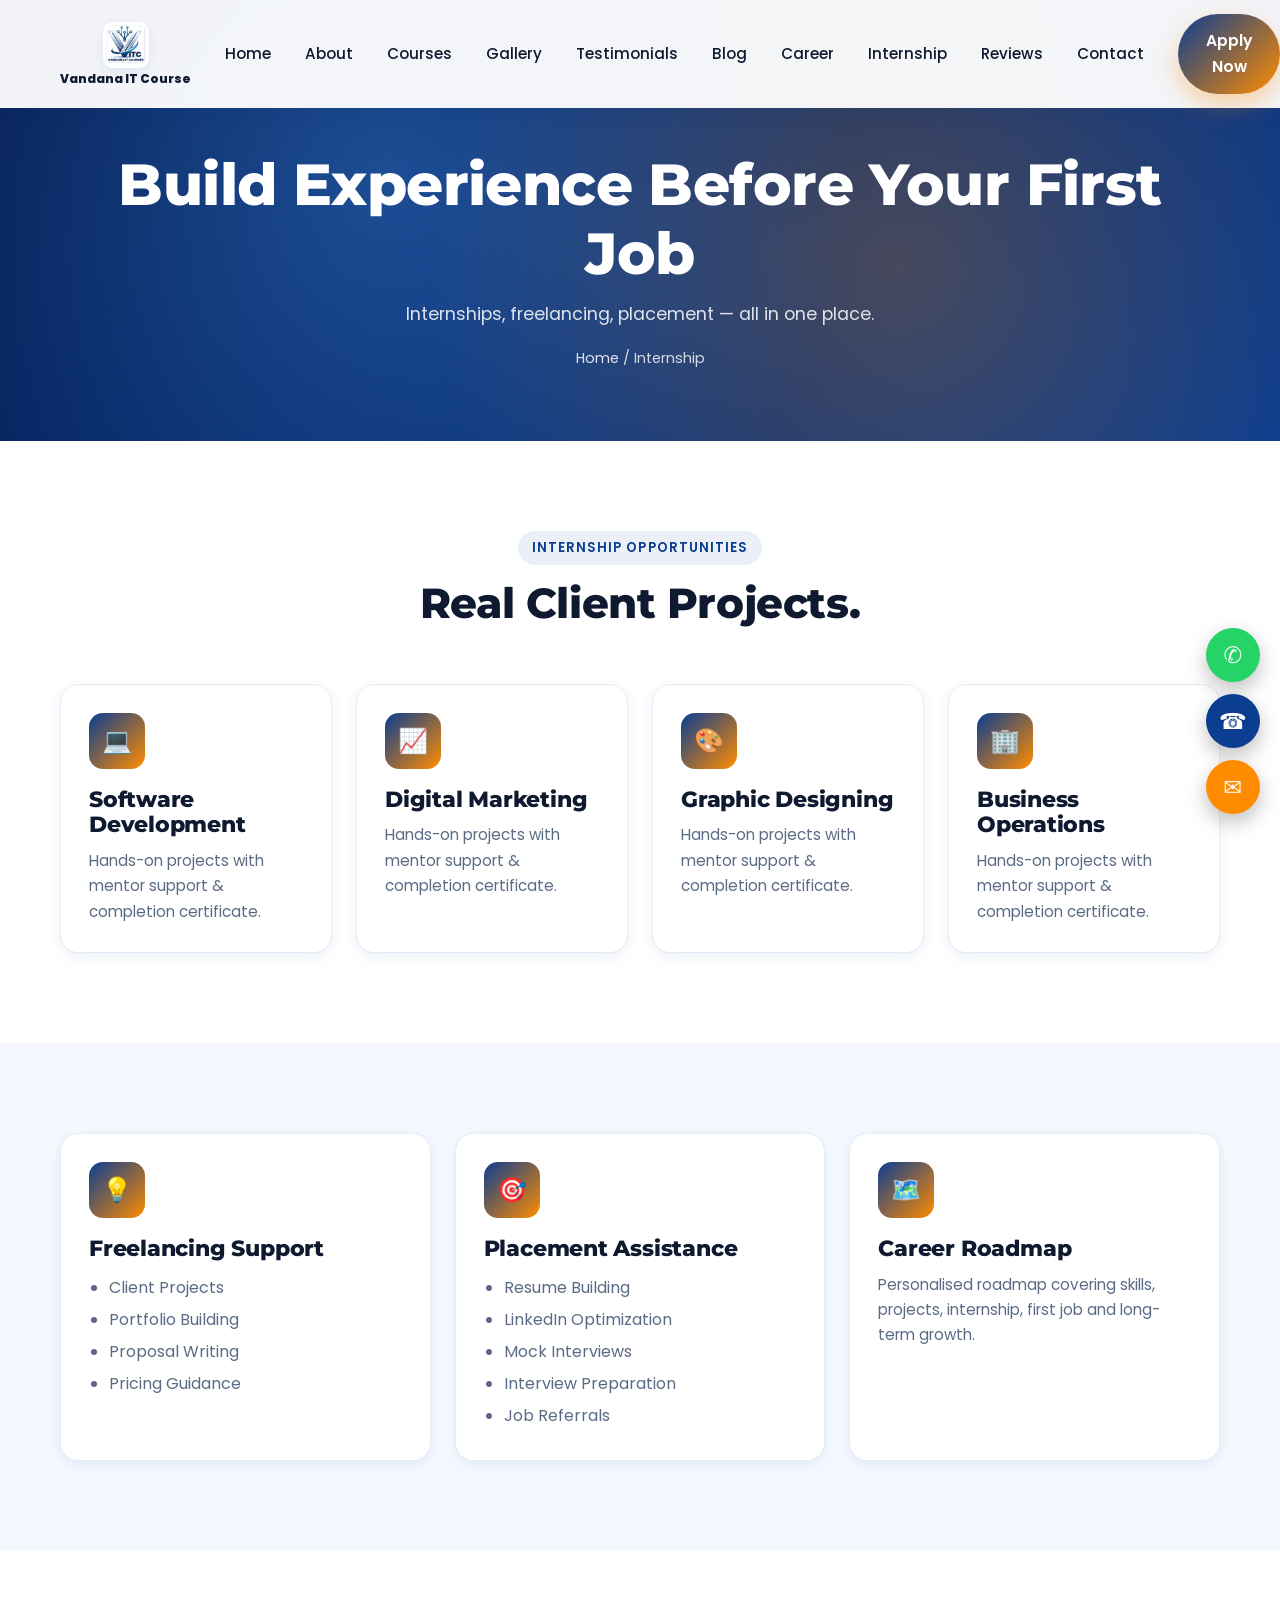
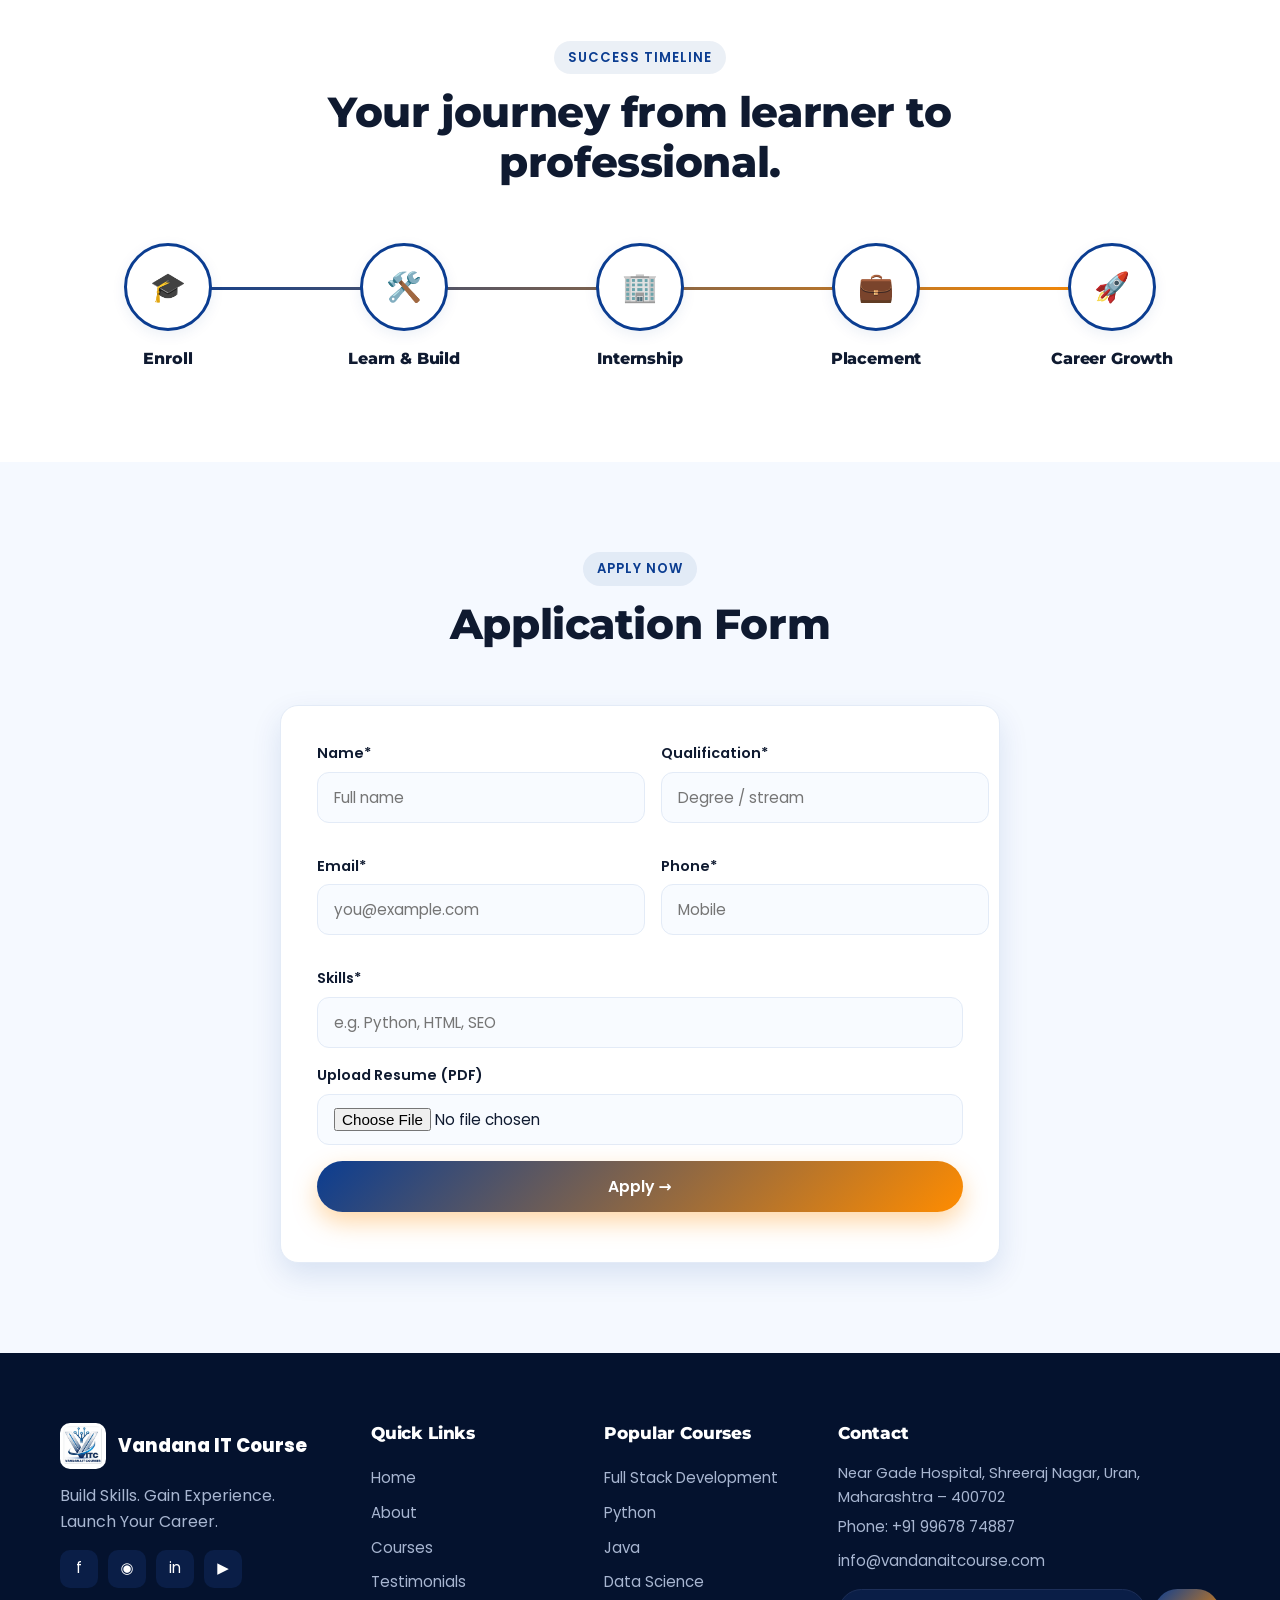
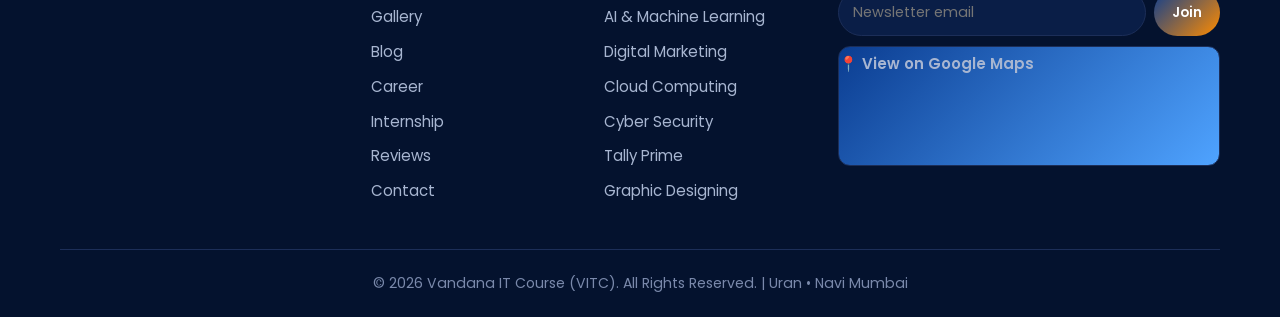
<file: internship.html>
<!DOCTYPE html>
<html lang="en">
<head>
<meta charset="UTF-8">
<meta name="viewport" content="width=device-width,initial-scale=1">
<meta name="theme-color" content="#0B3D91">
<title>Job Portal & Internship | Vandana IT Course (VITC) — Uran, Navi Mumbai</title>
<meta name="description" content="VITC Internship & Job Portal — real client projects, placement flow, freelancing opportunities, resume upload, application form and career roadmap.">
<meta name="keywords" content="Vandana IT Course, IT Classes Uran, IT Institute Uran, Programming Classes Uran, Full Stack Course Uran, Python Classes Uran, Java Classes Uran, Digital Marketing Uran, Cyber Security Course Uran, Data Science Institute Uran, Internship Uran, Placement Institute Navi Mumbai, IT Training Navi Mumbai">
<meta name="author" content="Vandana IT Course (VITC)">
<link rel="canonical" href="/internship.html">
<meta property="og:type" content="website">
<meta property="og:title" content="Job Portal & Internship | Vandana IT Course (VITC)">
<meta property="og:description" content="VITC Internship & Job Portal — real client projects, placement flow, freelancing opportunities, resume upload, application form and career roadmap.">
<meta property="og:image" content="assets/img/logo.jpeg">
<meta name="twitter:card" content="summary_large_image">
<meta name="twitter:title" content="Job Portal & Internship | VITC">
<meta name="twitter:description" content="VITC Internship & Job Portal — real client projects, placement flow, freelancing opportunities, resume upload, application form and career roadmap.">
<link rel="icon" type="image/jpeg" href="assets/img/logo.jpeg">
<link rel="apple-touch-icon" href="assets/img/logo.jpeg">
<link rel="preconnect" href="https://fonts.googleapis.com">
<link rel="preconnect" href="https://fonts.gstatic.com" crossorigin>
<link href="https://fonts.googleapis.com/css2?family=Montserrat:wght@600;700;800;900&family=Poppins:wght@300;400;500;600;700&family=Roboto:wght@400;500;700&display=swap" rel="stylesheet">
<link rel="stylesheet" href="assets/css/style.css">
<script type="application/ld+json">
{"@context":"https://schema.org","@type":"EducationalOrganization","name":"Vandana IT Course (VITC)","url":"https://vandanaitcourse.com","logo":"assets/img/logo.jpeg","telephone":"+919967874887","email":"info@vandanaitcourse.com","address":{"@type":"PostalAddress","streetAddress":"Near Gade Hospital, Shreeraj Nagar","addressLocality":"Uran","addressRegion":"Maharashtra","postalCode":"400702","addressCountry":"IN"},"sameAs":["https://facebook.com","https://instagram.com","https://linkedin.com","https://youtube.com"]}
</script>
</head>
<body class="inner">
<div id="loader"><img src="assets/img/logo.jpeg" alt="VITC"><div class="bar"><span></span></div></div>
<div id="scroll-progress"></div>
<header class="header">
<div class="container nav">
<a class="brand" href="index.html"><img src="assets/img/logo.jpeg" alt="VITC Logo"><span>Vandana IT Course</span></a>
<nav><ul class="nav-links"><li><a href="index.html">Home</a></li><li><a href="about.html">About</a></li><li><a href="courses.html">Courses</a></li><li><a href="gallery.html">Gallery</a></li><li><a href="testimonials.html">Testimonials</a></li><li><a href="blog.html">Blog</a></li><li><a href="career.html">Career</a></li><li><a href="internship.html" class="active">Internship</a></li><li><a href="reviews.html">Reviews</a></li><li><a href="contact.html">Contact</a></li></ul></nav>
<div class="nav-cta">
<a class="btn btn-primary" href="contact.html">Apply Now</a>
<button class="hamburger" aria-label="Menu"><span></span><span></span><span></span></button>
</div>
</div>
</header>
<section class="page-hero">
<div class="container">
<h1>Build Experience Before Your First Job</h1>
<p>Internships, freelancing, placement — all in one place.</p>
<div class="breadcrumb"><a href="index.html">Home</a> / <span>Internship</span></div>
</div>
</section>

<section>
<div class="container">
<div class="section-head reveal"><span class="eyebrow">Internship Opportunities</span><h2>Real Client Projects.</h2></div>
<div class="grid grid-4 reveal">
<div class="card"><div class="ico">💻</div><h3>Software Development</h3><p>Hands-on projects with mentor support & completion certificate.</p></div><div class="card"><div class="ico">📈</div><h3>Digital Marketing</h3><p>Hands-on projects with mentor support & completion certificate.</p></div><div class="card"><div class="ico">🎨</div><h3>Graphic Designing</h3><p>Hands-on projects with mentor support & completion certificate.</p></div><div class="card"><div class="ico">🏢</div><h3>Business Operations</h3><p>Hands-on projects with mentor support & completion certificate.</p></div>
</div>
</div>
</section>

<section style="background:#f5f9ff">
<div class="container">
<div class="grid grid-3 reveal">
<div class="card"><div class="ico">💡</div><h3>Freelancing Support</h3><ul style="color:var(--muted);padding-left:20px;line-height:2;margin-top:10px"><li>Client Projects</li><li>Portfolio Building</li><li>Proposal Writing</li><li>Pricing Guidance</li></ul></div>
<div class="card"><div class="ico">🎯</div><h3>Placement Assistance</h3><ul style="color:var(--muted);padding-left:20px;line-height:2;margin-top:10px"><li>Resume Building</li><li>LinkedIn Optimization</li><li>Mock Interviews</li><li>Interview Preparation</li><li>Job Referrals</li></ul></div>
<div class="card"><div class="ico">🗺️</div><h3>Career Roadmap</h3><p style="margin-top:10px">Personalised roadmap covering skills, projects, internship, first job and long-term growth.</p></div>
</div>
</div>
</section>

<section>
<div class="container">
<div class="section-head reveal"><span class="eyebrow">Success Timeline</span><h2>Your journey from learner to professional.</h2></div>
<div class="process reveal">
<div class="step"><div class="num">🎓</div><h4>Enroll</h4></div><div class="step"><div class="num">🛠️</div><h4>Learn & Build</h4></div><div class="step"><div class="num">🏢</div><h4>Internship</h4></div><div class="step"><div class="num">💼</div><h4>Placement</h4></div><div class="step"><div class="num">🚀</div><h4>Career Growth</h4></div>
</div>
</div>
</section>

<section style="background:#f5f9ff">
<div class="container">
<div class="section-head reveal"><span class="eyebrow">Apply Now</span><h2>Application Form</h2></div>
<form class="form-card reveal" data-validate style="max-width:720px;margin:0 auto" novalidate>
<div class="form-row">
<div class="field"><label>Name*</label><input required name="name" placeholder="Full name"><small class="err">Required</small></div>
<div class="field"><label>Qualification*</label><input required name="qual" placeholder="Degree / stream"><small class="err">Required</small></div>
</div>
<div class="form-row">
<div class="field"><label>Email*</label><input required type="email" name="email" placeholder="you@example.com"><small class="err">Valid email required</small></div>
<div class="field"><label>Phone*</label><input required type="tel" name="phone" placeholder="Mobile"><small class="err">Valid mobile required</small></div>
</div>
<div class="field"><label>Skills*</label><input required name="skills" placeholder="e.g. Python, HTML, SEO"><small class="err">Required</small></div>
<div class="field"><label>Upload Resume (PDF)</label><input type="file" accept=".pdf,.doc,.docx"></div>
<button class="btn btn-primary" style="width:100%">Apply →</button>
<p class="form-msg" style="margin-top:14px;font-size:.9rem"></p>
</form>
</div>
</section>
<footer class="footer">
<div class="container">
<div class="footer-grid">
<div>
<div class="footer-brand"><img src="assets/img/logo.jpeg" alt="VITC">Vandana IT Course</div>
<p style="color:#a8b6d1">Build Skills. Gain Experience. Launch Your Career.</p>
<div class="socials" aria-label="Social">
<a href="#" aria-label="Facebook">f</a>
<a href="#" aria-label="Instagram">◉</a>
<a href="#" aria-label="LinkedIn">in</a>
<a href="#" aria-label="YouTube">▶</a>
</div>
</div>
<div>
<h4>Quick Links</h4>
<a href="index.html">Home</a><a href="about.html">About</a><a href="courses.html">Courses</a>
<a href="testimonials.html">Testimonials</a><a href="gallery.html">Gallery</a><a href="blog.html">Blog</a>
<a href="career.html">Career</a><a href="internship.html">Internship</a>
<a href="reviews.html">Reviews</a><a href="contact.html">Contact</a>
</div>
<div>
<h4>Popular Courses</h4>
<a href="courses.html">Full Stack Development</a><a href="courses.html">Python</a><a href="courses.html">Java</a>
<a href="courses.html">Data Science</a><a href="courses.html">AI &amp; Machine Learning</a>
<a href="courses.html">Digital Marketing</a><a href="courses.html">Cloud Computing</a>
<a href="courses.html">Cyber Security</a><a href="courses.html">Tally Prime</a><a href="courses.html">Graphic Designing</a>
</div>
<div>
<h4>Contact</h4>
<p style="color:#a8b6d1;font-size:.92rem">Near Gade Hospital, Shreeraj Nagar, Uran, Maharashtra – 400702</p>
<a href="tel:+919967874887">Phone: +91 99678 74887</a>
<a href="mailto:info@vandanaitcourse.com">info@vandanaitcourse.com</a>
<form class="newsletter" onsubmit="return false"><input type="email" placeholder="Newsletter email" required><button>Join</button></form>
<a class="map-thumb" href="https://maps.app.goo.gl/kC8JTekmiVZLgbgg7" target="_blank" rel="noopener"></a>
</div>
</div>
<div class="footer-bottom">© 2026 Vandana IT Course (VITC). All Rights Reserved. | Uran • Navi Mumbai</div>
</div>
</footer>
<div class="floats">
<a class="f-wa" href="https://wa.me/919967874887?text=Hi%20VITC%2C%20I%27d%20like%20to%20enquire%20about%20your%20courses" target="_blank" rel="noopener" aria-label="WhatsApp">✆</a>
<a class="f-call" href="tel:+919967874887" aria-label="Call">☎</a>
<a class="f-mail" href="mailto:info@vandanaitcourse.com" aria-label="Email">✉</a>
<button class="f-top" id="backTop" aria-label="Back to top">↑</button>
</div>
<div id="popup"><div class="p-inner"><button class="p-close" aria-label="Close">×</button>
<h3>🎓 Free Career Counselling</h3>
<p style="margin:8px 0 16px">Get a free 15-minute career counselling session with our expert mentors. Discover the right course for your future.</p>
<a class="btn btn-primary" href="contact.html" style="width:100%">Book My Free Session</a>
</div></div>
<script src="assets/js/main.js"></script>
</body>
</html>
</file>
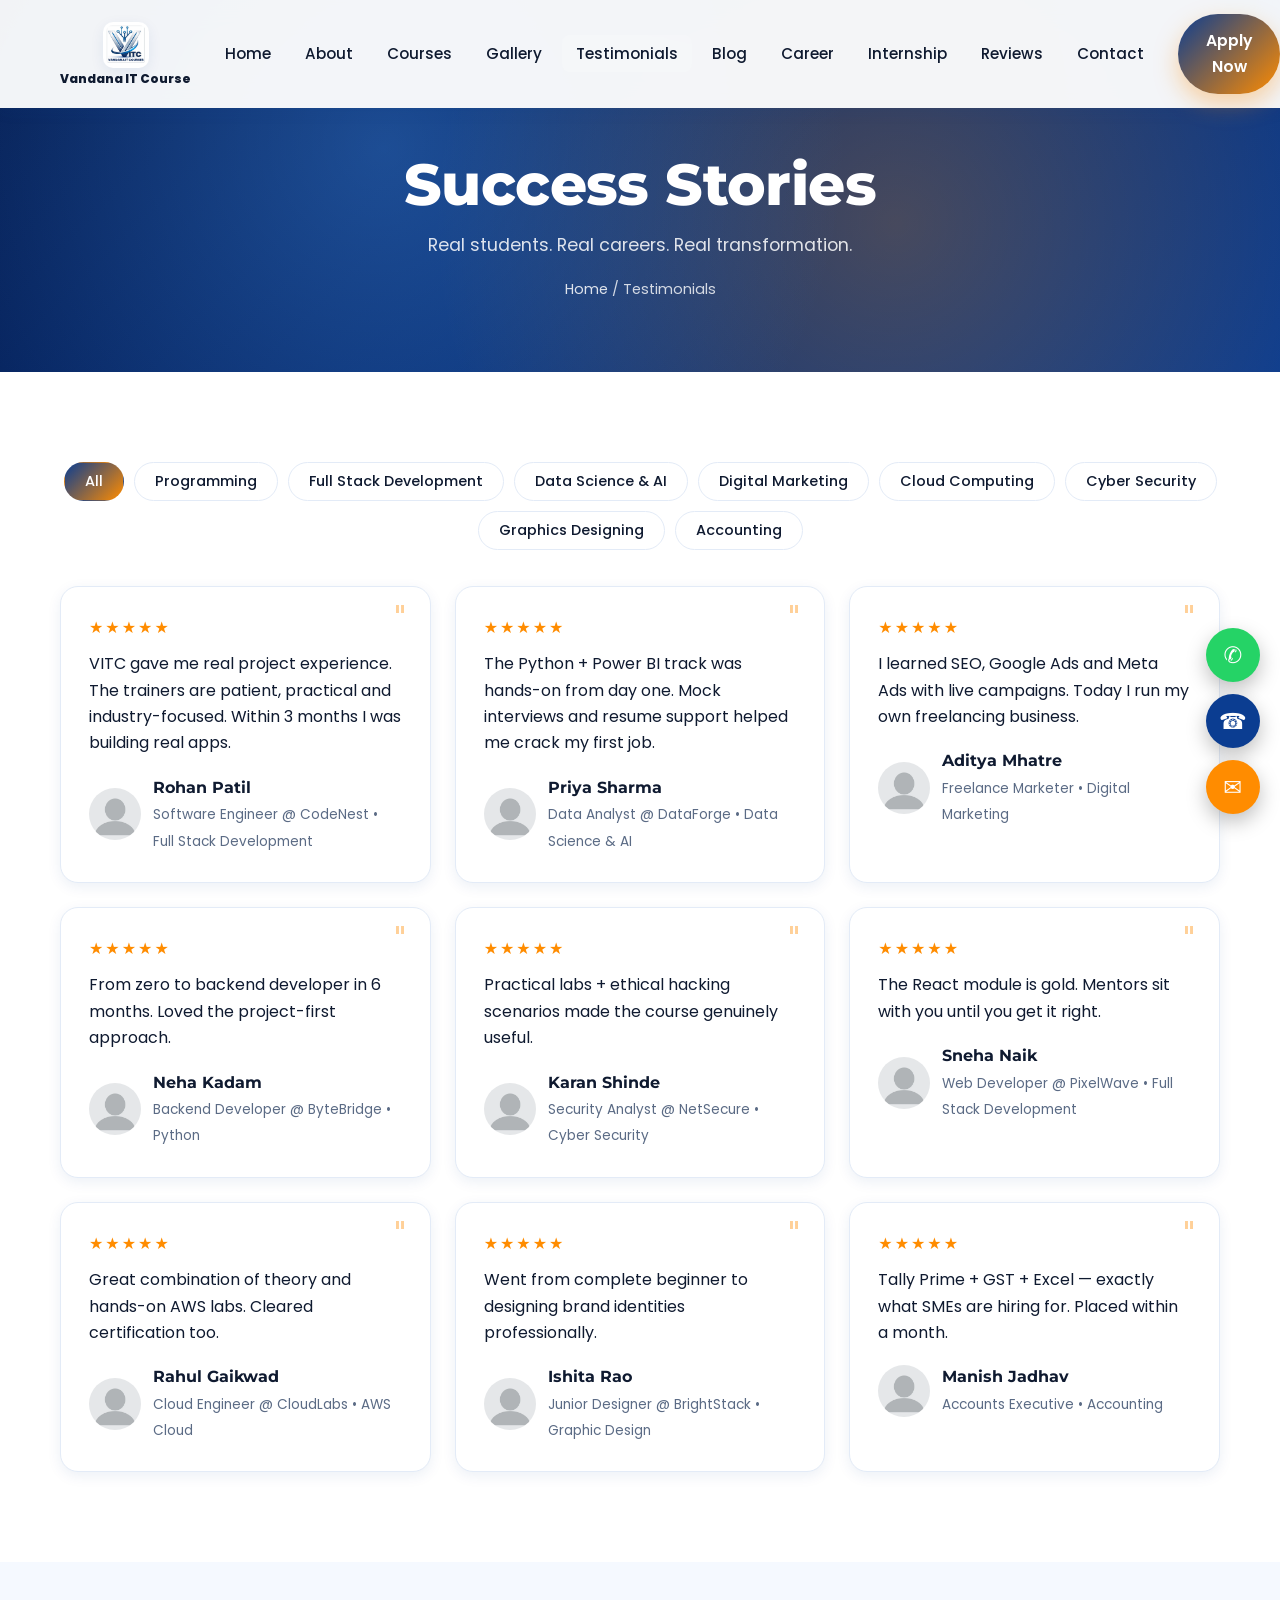
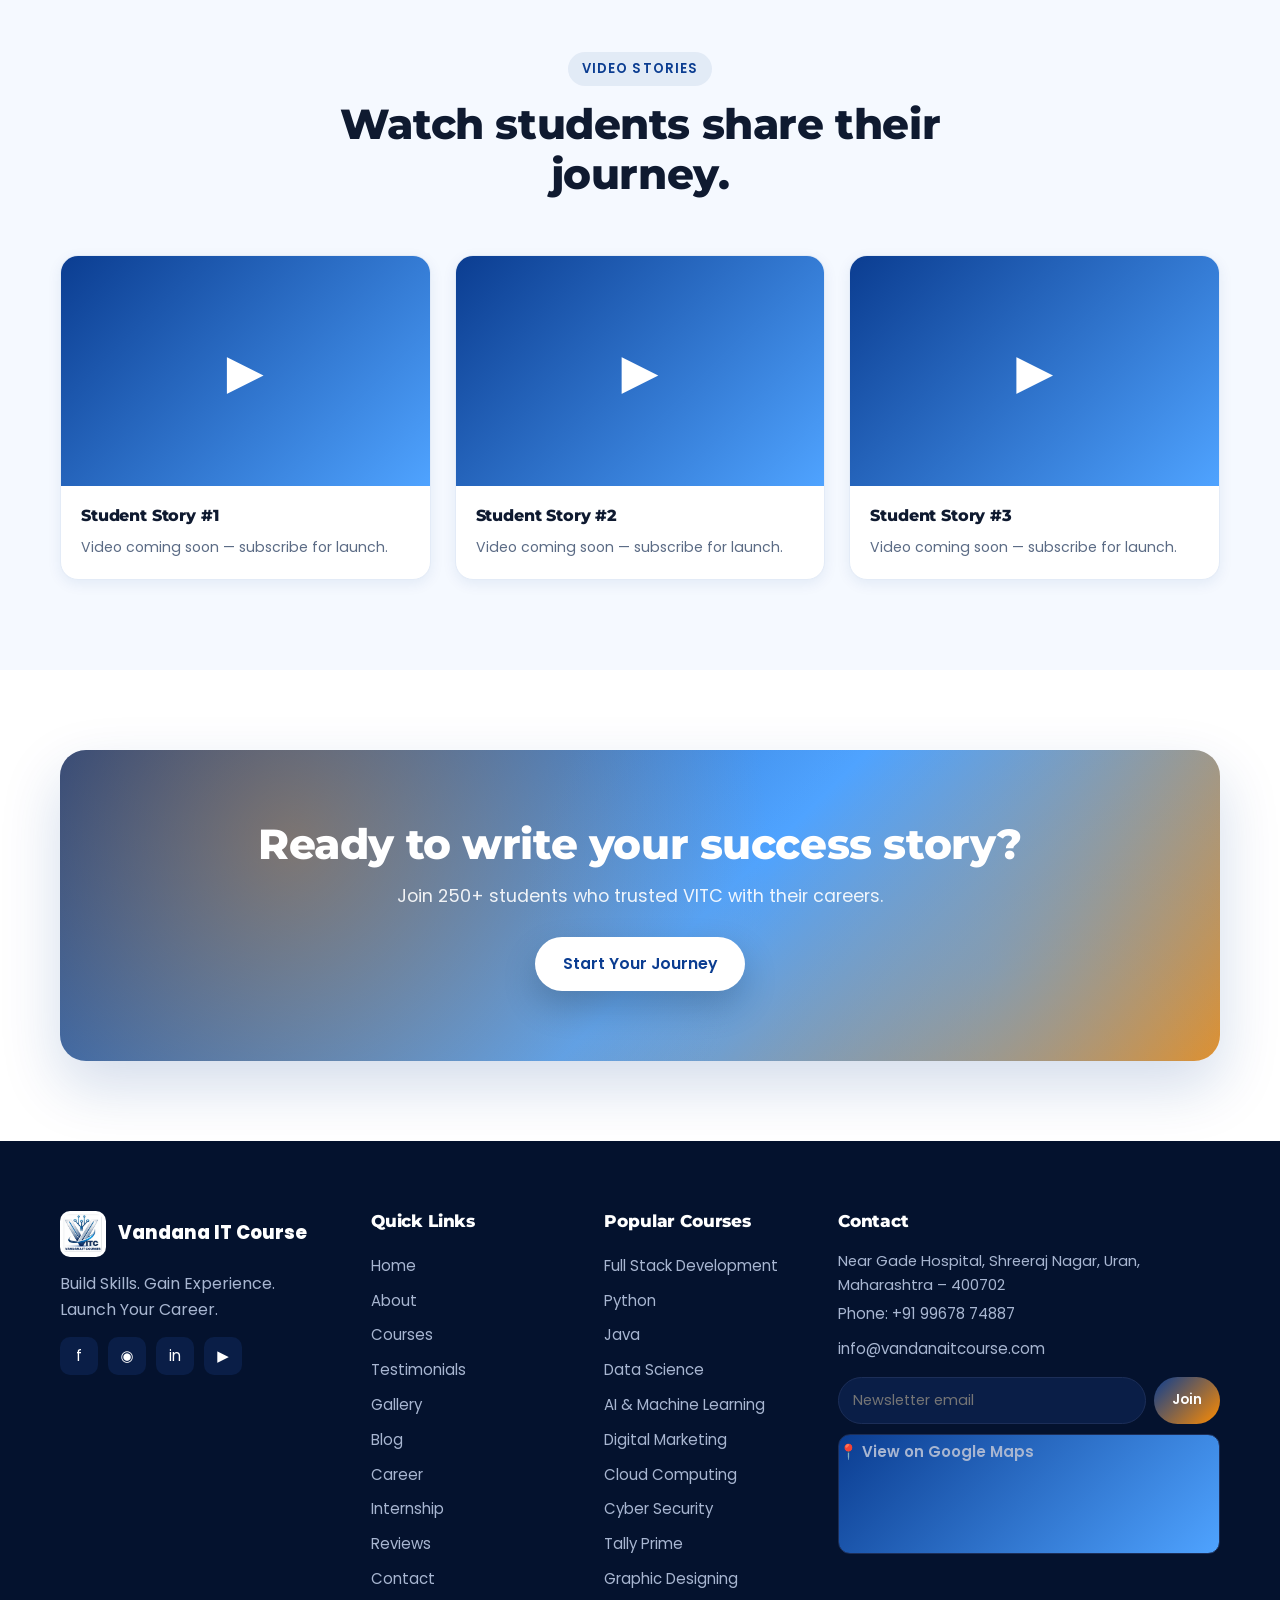
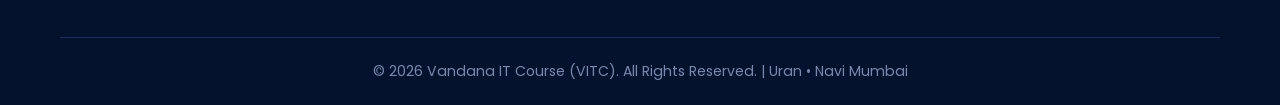
<file: testimonials.html>
<!DOCTYPE html>
<html lang="en">
<head>
<meta charset="UTF-8">
<meta name="viewport" content="width=device-width,initial-scale=1">
<meta name="theme-color" content="#0B3D91">
<title>Testimonials — Student Success Stories | Vandana IT Course (VITC) — Uran, Navi Mumbai</title>
<meta name="description" content="Read real success stories from Vandana IT Course (VITC) students placed in top companies and running successful freelance careers.">
<meta name="keywords" content="Vandana IT Course, IT Classes Uran, IT Institute Uran, Programming Classes Uran, Full Stack Course Uran, Python Classes Uran, Java Classes Uran, Digital Marketing Uran, Cyber Security Course Uran, Data Science Institute Uran, Internship Uran, Placement Institute Navi Mumbai, IT Training Navi Mumbai">
<meta name="author" content="Vandana IT Course (VITC)">
<link rel="canonical" href="/testimonials.html">
<meta property="og:type" content="website">
<meta property="og:title" content="Testimonials — Student Success Stories | Vandana IT Course (VITC)">
<meta property="og:description" content="Read real success stories from Vandana IT Course (VITC) students placed in top companies and running successful freelance careers.">
<meta property="og:image" content="assets/img/logo.jpeg">
<meta name="twitter:card" content="summary_large_image">
<meta name="twitter:title" content="Testimonials — Student Success Stories | VITC">
<meta name="twitter:description" content="Read real success stories from Vandana IT Course (VITC) students placed in top companies and running successful freelance careers.">
<link rel="icon" type="image/jpeg" href="assets/img/logo.jpeg">
<link rel="apple-touch-icon" href="assets/img/logo.jpeg">
<link rel="preconnect" href="https://fonts.googleapis.com">
<link rel="preconnect" href="https://fonts.gstatic.com" crossorigin>
<link href="https://fonts.googleapis.com/css2?family=Montserrat:wght@600;700;800;900&family=Poppins:wght@300;400;500;600;700&family=Roboto:wght@400;500;700&display=swap" rel="stylesheet">
<link rel="stylesheet" href="assets/css/style.css">
<script type="application/ld+json">
{"@context":"https://schema.org","@type":"EducationalOrganization","name":"Vandana IT Course (VITC)","url":"https://vandanaitcourse.com","logo":"assets/img/logo.jpeg","telephone":"+919967874887","email":"info@vandanaitcourse.com","address":{"@type":"PostalAddress","streetAddress":"Near Gade Hospital, Shreeraj Nagar","addressLocality":"Uran","addressRegion":"Maharashtra","postalCode":"400702","addressCountry":"IN"},"sameAs":["https://facebook.com","https://instagram.com","https://linkedin.com","https://youtube.com"]}
</script>
</head>
<body class="inner">
<div id="loader"><img src="assets/img/logo.jpeg" alt="VITC"><div class="bar"><span></span></div></div>
<div id="scroll-progress"></div>
<header class="header">
<div class="container nav">
<a class="brand" href="index.html"><img src="assets/img/logo.jpeg" alt="VITC Logo"><span>Vandana IT Course</span></a>
<nav><ul class="nav-links"><li><a href="index.html">Home</a></li><li><a href="about.html">About</a></li><li><a href="courses.html">Courses</a></li><li><a href="gallery.html">Gallery</a></li><li><a href="testimonials.html" class="active">Testimonials</a></li><li><a href="blog.html">Blog</a></li><li><a href="career.html">Career</a></li><li><a href="internship.html">Internship</a></li><li><a href="reviews.html">Reviews</a></li><li><a href="contact.html">Contact</a></li></ul></nav>
<div class="nav-cta">
<a class="btn btn-primary" href="contact.html">Apply Now</a>
<button class="hamburger" aria-label="Menu"><span></span><span></span><span></span></button>
</div>
</div>
</header>
<section class="page-hero">
<div class="container">
<h1>Success Stories</h1>
<p>Real students. Real careers. Real transformation.</p>
<div class="breadcrumb"><a href="index.html">Home</a> / <span>Testimonials</span></div>
</div>
</section>

<section>
<div class="container">
<div class="filters reveal">
<button data-cfilter="all" class="active">All</button>
<button data-cfilter="programming">Programming</button><button data-cfilter="fullstack">Full Stack Development</button><button data-cfilter="data">Data Science & AI</button><button data-cfilter="marketing">Digital Marketing</button><button data-cfilter="cloud">Cloud Computing</button><button data-cfilter="cyber">Cyber Security</button><button data-cfilter="design">Graphics Designing</button><button data-cfilter="account">Accounting</button>
</div>
<div class="grid grid-3 reveal">
<div class="testi-card" data-course="fullstack"><span class="quote">"</span><div class="stars">★★★★★</div><p>VITC gave me real project experience. The trainers are patient, practical and industry-focused. Within 3 months I was building real apps.</p><div class="who"><img src="assets/img/profile.png" alt="Rohan Patil" loading="lazy"><div><b>Rohan Patil</b><span>Software Engineer @ CodeNest • Full Stack Development</span></div></div></div>
<div class="testi-card" data-course="data"><span class="quote">"</span><div class="stars">★★★★★</div><p>The Python + Power BI track was hands-on from day one. Mock interviews and resume support helped me crack my first job.</p><div class="who"><img src="assets/img/profile.png" alt="Priya Sharma" loading="lazy"><div><b>Priya Sharma</b><span>Data Analyst @ DataForge • Data Science & AI</span></div></div></div>
<div class="testi-card" data-course="marketing"><span class="quote">"</span><div class="stars">★★★★★</div><p>I learned SEO, Google Ads and Meta Ads with live campaigns. Today I run my own freelancing business.</p><div class="who"><img src="assets/img/profile.png" alt="Aditya Mhatre" loading="lazy"><div><b>Aditya Mhatre</b><span>Freelance Marketer • Digital Marketing</span></div></div></div>
<div class="testi-card" data-course="programming"><span class="quote">"</span><div class="stars">★★★★★</div><p>From zero to backend developer in 6 months. Loved the project-first approach.</p><div class="who"><img src="assets/img/profile.png" alt="Neha Kadam" loading="lazy"><div><b>Neha Kadam</b><span>Backend Developer @ ByteBridge • Python</span></div></div></div>
<div class="testi-card" data-course="cyber"><span class="quote">"</span><div class="stars">★★★★★</div><p>Practical labs + ethical hacking scenarios made the course genuinely useful.</p><div class="who"><img src="assets/img/profile.png" alt="Karan Shinde" loading="lazy"><div><b>Karan Shinde</b><span>Security Analyst @ NetSecure • Cyber Security</span></div></div></div>
<div class="testi-card" data-course="fullstack"><span class="quote">"</span><div class="stars">★★★★★</div><p>The React module is gold. Mentors sit with you until you get it right.</p><div class="who"><img src="assets/img/profile.png" alt="Sneha Naik" loading="lazy"><div><b>Sneha Naik</b><span>Web Developer @ PixelWave • Full Stack Development</span></div></div></div>
<div class="testi-card" data-course="cloud"><span class="quote">"</span><div class="stars">★★★★★</div><p>Great combination of theory and hands-on AWS labs. Cleared certification too.</p><div class="who"><img src="assets/img/profile.png" alt="Rahul Gaikwad" loading="lazy"><div><b>Rahul Gaikwad</b><span>Cloud Engineer @ CloudLabs • AWS Cloud</span></div></div></div>
<div class="testi-card" data-course="design"><span class="quote">"</span><div class="stars">★★★★★</div><p>Went from complete beginner to designing brand identities professionally.</p><div class="who"><img src="assets/img/profile.png" alt="Ishita Rao" loading="lazy"><div><b>Ishita Rao</b><span>Junior Designer @ BrightStack • Graphic Design</span></div></div></div>
<div class="testi-card" data-course="account"><span class="quote">"</span><div class="stars">★★★★★</div><p>Tally Prime + GST + Excel — exactly what SMEs are hiring for. Placed within a month.</p><div class="who"><img src="assets/img/profile.png" alt="Manish Jadhav" loading="lazy"><div><b>Manish Jadhav</b><span>Accounts Executive • Accounting</span></div></div></div>
</div>
</div>
</section>

<section style="background:#f5f9ff">
<div class="container">
<div class="section-head reveal"><span class="eyebrow">Video Stories</span><h2>Watch students share their journey.</h2></div>
<div class="grid grid-3 reveal">
<div class="card" style="padding:0;overflow:hidden"><div style="background:linear-gradient(135deg,#0B3D91,#4FA3FF);aspect-ratio:16/10;display:grid;place-items:center;color:#fff;font-size:3rem">▶</div><div style="padding:20px"><h3 style="font-size:1rem">Student Story #1</h3><p style="font-size:.88rem">Video coming soon — subscribe for launch.</p></div></div><div class="card" style="padding:0;overflow:hidden"><div style="background:linear-gradient(135deg,#0B3D91,#4FA3FF);aspect-ratio:16/10;display:grid;place-items:center;color:#fff;font-size:3rem">▶</div><div style="padding:20px"><h3 style="font-size:1rem">Student Story #2</h3><p style="font-size:.88rem">Video coming soon — subscribe for launch.</p></div></div><div class="card" style="padding:0;overflow:hidden"><div style="background:linear-gradient(135deg,#0B3D91,#4FA3FF);aspect-ratio:16/10;display:grid;place-items:center;color:#fff;font-size:3rem">▶</div><div style="padding:20px"><h3 style="font-size:1rem">Student Story #3</h3><p style="font-size:.88rem">Video coming soon — subscribe for launch.</p></div></div>
</div>
</div>
</section>

<section class="cta-banner"><div class="container"><div class="box reveal"><h2>Ready to write your success story?</h2><p>Join 250+ students who trusted VITC with their careers.</p><a class="btn btn-primary" href="contact.html">Start Your Journey</a></div></div></section>
<footer class="footer">
<div class="container">
<div class="footer-grid">
<div>
<div class="footer-brand"><img src="assets/img/logo.jpeg" alt="VITC">Vandana IT Course</div>
<p style="color:#a8b6d1">Build Skills. Gain Experience. Launch Your Career.</p>
<div class="socials" aria-label="Social">
<a href="#" aria-label="Facebook">f</a>
<a href="#" aria-label="Instagram">◉</a>
<a href="#" aria-label="LinkedIn">in</a>
<a href="#" aria-label="YouTube">▶</a>
</div>
</div>
<div>
<h4>Quick Links</h4>
<a href="index.html">Home</a><a href="about.html">About</a><a href="courses.html">Courses</a>
<a href="testimonials.html">Testimonials</a><a href="gallery.html">Gallery</a><a href="blog.html">Blog</a>
<a href="career.html">Career</a><a href="internship.html">Internship</a>
<a href="reviews.html">Reviews</a><a href="contact.html">Contact</a>
</div>
<div>
<h4>Popular Courses</h4>
<a href="courses.html">Full Stack Development</a><a href="courses.html">Python</a><a href="courses.html">Java</a>
<a href="courses.html">Data Science</a><a href="courses.html">AI &amp; Machine Learning</a>
<a href="courses.html">Digital Marketing</a><a href="courses.html">Cloud Computing</a>
<a href="courses.html">Cyber Security</a><a href="courses.html">Tally Prime</a><a href="courses.html">Graphic Designing</a>
</div>
<div>
<h4>Contact</h4>
<p style="color:#a8b6d1;font-size:.92rem">Near Gade Hospital, Shreeraj Nagar, Uran, Maharashtra – 400702</p>
<a href="tel:+919967874887">Phone: +91 99678 74887</a>
<a href="mailto:info@vandanaitcourse.com">info@vandanaitcourse.com</a>
<form class="newsletter" onsubmit="return false"><input type="email" placeholder="Newsletter email" required><button>Join</button></form>
<a class="map-thumb" href="https://maps.app.goo.gl/kC8JTekmiVZLgbgg7" target="_blank" rel="noopener"></a>
</div>
</div>
<div class="footer-bottom">© 2026 Vandana IT Course (VITC). All Rights Reserved. | Uran • Navi Mumbai</div>
</div>
</footer>
<div class="floats">
<a class="f-wa" href="https://wa.me/919967874887?text=Hi%20VITC%2C%20I%27d%20like%20to%20enquire%20about%20your%20courses" target="_blank" rel="noopener" aria-label="WhatsApp">✆</a>
<a class="f-call" href="tel:+919967874887" aria-label="Call">☎</a>
<a class="f-mail" href="mailto:info@vandanaitcourse.com" aria-label="Email">✉</a>
<button class="f-top" id="backTop" aria-label="Back to top">↑</button>
</div>
<div id="popup"><div class="p-inner"><button class="p-close" aria-label="Close">×</button>
<h3>🎓 Free Career Counselling</h3>
<p style="margin:8px 0 16px">Get a free 15-minute career counselling session with our expert mentors. Discover the right course for your future.</p>
<a class="btn btn-primary" href="contact.html" style="width:100%">Book My Free Session</a>
</div></div>
<script src="assets/js/main.js"></script>
</body>
</html>
</file>
<file: assets/css/style.css>
/* ============ VITC — Vandana IT Course — Premium Stylesheet ============ */
:root{
  --primary:#0B3D91;
  --primary-2:#08307a;
  --accent:#FF8C00;
  --accent-2:#ff7300;
  --sec:#4FA3FF;
  --bg:#ffffff;
  --card:#f5f9ff;
  --muted:#5b6b85;
  --text:#0f1a30;
  --border:#e3ebf7;
  --shadow-sm:0 4px 14px rgba(11,61,145,.08);
  --shadow-md:0 12px 30px rgba(11,61,145,.12);
  --shadow-lg:0 25px 60px rgba(11,61,145,.18);
  --grad:linear-gradient(135deg,#0B3D91 0%,#4FA3FF 55%,#FF8C00 100%);
  --grad-btn:linear-gradient(135deg,#0B3D91 0%,#FF8C00 100%);
  --radius:18px;
  --radius-sm:12px;
  --container:1200px;
}
*{box-sizing:border-box;margin:0;padding:0}
html{scroll-behavior:smooth;-webkit-text-size-adjust:100%}
body{font-family:'Poppins','Roboto',system-ui,sans-serif;color:var(--text);background:var(--bg);line-height:1.65;overflow-x:hidden}
img{max-width:100%;display:block}
a{color:var(--primary);text-decoration:none;transition:.25s}
a:hover{color:var(--accent)}
h1,h2,h3,h4,h5,h6{font-family:'Montserrat','Poppins',sans-serif;font-weight:800;line-height:1.2;color:var(--text);letter-spacing:-.01em}
h1{font-size:clamp(2rem,5vw,3.6rem)}
h2{font-size:clamp(1.6rem,3.5vw,2.6rem)}
h3{font-size:clamp(1.1rem,2vw,1.35rem)}
p{color:var(--muted)}
.container{max-width:var(--container);margin:0 auto;padding:0 20px}
section{padding:90px 0;position:relative}
.section-head{text-align:center;max-width:760px;margin:0 auto 55px}
.section-head .eyebrow{display:inline-block;padding:6px 14px;background:rgba(11,61,145,.08);color:var(--primary);border-radius:99px;font-weight:600;font-size:.82rem;letter-spacing:.08em;text-transform:uppercase;margin-bottom:14px}
.section-head h2{margin-bottom:14px}
.section-head p{font-size:1.05rem}

/* Buttons */
.btn{display:inline-flex;align-items:center;gap:10px;padding:14px 28px;border-radius:99px;font-weight:600;font-family:inherit;cursor:pointer;border:0;font-size:.98rem;position:relative;overflow:hidden;transition:transform .25s,box-shadow .25s,background .25s;text-align:center;justify-content:center}
.btn-primary{background:var(--grad-btn);color:#fff;box-shadow:0 10px 25px rgba(255,140,0,.35)}
.btn-primary:hover{transform:translateY(-3px);box-shadow:0 15px 35px rgba(255,140,0,.5);color:#fff}
.btn-outline{background:transparent;color:#fff;border:2px solid rgba(255,255,255,.6)}
.btn-outline:hover{background:#fff;color:var(--primary);border-color:#fff}
.btn-ghost{background:#fff;color:var(--primary);border:2px solid var(--border)}
.btn-ghost:hover{border-color:var(--primary);transform:translateY(-2px)}
.btn::after{content:"";position:absolute;inset:0;background:radial-gradient(circle,rgba(255,255,255,.4) 10%,transparent 10.5%) center/0 0 no-repeat;transition:background-size .5s}
.btn:active::after{background-size:400% 400%;transition:0s}

/* Loading screen */
#loader{position:fixed;inset:0;background:#fff;z-index:9999;display:flex;flex-direction:column;align-items:center;justify-content:center;gap:24px;transition:opacity .6s,visibility .6s}
#loader.hidden{opacity:0;visibility:hidden}
#loader img{width:110px;animation:pulse 1.6s ease-in-out infinite}
#loader .bar{width:220px;height:4px;background:#e6edfa;border-radius:4px;overflow:hidden}
#loader .bar span{display:block;height:100%;width:40%;background:var(--grad-btn);animation:load 1.2s infinite}
@keyframes pulse{0%,100%{transform:scale(1);opacity:1}50%{transform:scale(1.08);opacity:.85}}
@keyframes load{0%{transform:translateX(-100%)}100%{transform:translateX(350%)}}

/* Scroll progress */
#scroll-progress{position:fixed;top:0;left:0;height:3px;width:0;background:var(--grad-btn);z-index:9998;transition:width .1s}

/* Header */
.header{position:fixed;top:0;left:0;right:0;z-index:1000;transition:.35s;padding:14px 0}
.header.scrolled{background:rgba(255,255,255,.92);backdrop-filter:blur(14px);box-shadow:var(--shadow-sm);padding:8px 0}
.nav{display:flex;align-items:center;justify-content:space-between;gap:20px}
.brand{display:inline-flex;flex-direction:column;align-items:center;gap:4px;font-weight:800;color:#fff;font-size:.75rem;flex-shrink:0;white-space:nowrap;text-decoration:none;line-height:1.1;text-align:center}
.brand>span{display:block;white-space:nowrap}
.header.scrolled .brand{color:var(--text)}
.brand img{width:46px;height:46px;border-radius:10px;background:#fff;padding:3px;box-shadow:var(--shadow-sm);flex-shrink:0}
.brand small{display:none}
.nav-links{display:flex;gap:6px;list-style:none;align-items:center}
.nav-links a{color:#fff;font-weight:500;padding:8px 14px;border-radius:8px;font-size:.95rem;position:relative}
.header.scrolled .nav-links a{color:var(--text)}
.nav-links a:hover,.nav-links a.active{background:rgba(255,255,255,.15);color:#fff}
.header.scrolled .nav-links a:hover,.header.scrolled .nav-links a.active{background:rgba(11,61,145,.08);color:var(--primary)}
.nav-cta{display:flex;align-items:center;gap:10px}
.hamburger{display:none;background:transparent;border:0;flex-direction:column;gap:5px;padding:8px;cursor:pointer}
.hamburger span{display:block;width:26px;height:3px;background:#fff;border-radius:3px;transition:.3s}
.header.scrolled .hamburger span{background:var(--text)}
.hamburger.open span:nth-child(1){transform:translateY(8px) rotate(45deg)}
.hamburger.open span:nth-child(2){opacity:0}
.hamburger.open span:nth-child(3){transform:translateY(-8px) rotate(-45deg)}

/* Inner-page header (non hero pages) */
body.inner .header{background:rgba(255,255,255,.95);backdrop-filter:blur(14px);box-shadow:var(--shadow-sm)}
body.inner .header .brand{color:var(--text)}
body.inner .header .nav-links a{color:var(--text)}
body.inner .header .hamburger span{background:var(--text)}

@media (max-width:960px){
  .hamburger{display:flex}
  .nav-links{position:fixed;top:0;right:-100%;width:82%;max-width:340px;height:100vh;background:#fff;flex-direction:column;padding:100px 30px 30px;box-shadow:-10px 0 30px rgba(0,0,0,.15);transition:right .35s;align-items:stretch}
  .nav-links.open{right:0}
  .nav-links a{color:var(--text) !important;padding:14px 12px;border-bottom:1px solid var(--border);border-radius:0}
  .nav-cta .btn{display:none}
}

/* Hero */
.hero{min-height:100vh;padding:140px 0 90px;background:linear-gradient(135deg,#061e52 0%,#0B3D91 45%,#1858c2 100%);color:#fff;position:relative;overflow:hidden;display:flex;align-items:center}
.hero::before{content:"";position:absolute;inset:0;background-image:radial-gradient(circle at 20% 20%,rgba(79,163,255,.35),transparent 40%),radial-gradient(circle at 80% 70%,rgba(255,140,0,.28),transparent 45%);pointer-events:none}
.hero-grid{display:grid;grid-template-columns:1.15fr .85fr;gap:60px;align-items:center;position:relative;z-index:2}
.hero .eyebrow{display:inline-block;padding:8px 16px;background:rgba(255,255,255,.15);border:1px solid rgba(255,255,255,.25);border-radius:99px;font-weight:500;font-size:.85rem;margin-bottom:22px;backdrop-filter:blur(10px)}
.hero h1{color:#fff;margin-bottom:22px}
.hero h1 .typed{background:linear-gradient(90deg,#FF8C00,#ffc57a);-webkit-background-clip:text;background-clip:text;color:transparent}
.hero p{color:rgba(255,255,255,.85);font-size:1.08rem;max-width:560px;margin-bottom:34px}
.hero-cta{display:flex;gap:14px;flex-wrap:wrap;margin-bottom:40px}
.hero-stats{display:flex;gap:32px;flex-wrap:wrap}
.hero-stats .stat{}
.hero-stats .stat b{font-size:2rem;font-family:'Montserrat',sans-serif;color:#fff;display:block}
.hero-stats .stat span{color:rgba(255,255,255,.75);font-size:.88rem}

.hero-visual{position:relative;height:480px}
.hero-visual .orb{position:absolute;inset:auto;border-radius:50%;filter:blur(2px);animation:float 6s ease-in-out infinite}
.hero-visual .card-float{position:absolute;background:rgba(255,255,255,.15);backdrop-filter:blur(14px);border:1px solid rgba(255,255,255,.25);border-radius:16px;padding:14px 18px;color:#fff;display:flex;align-items:center;gap:10px;font-weight:600;box-shadow:0 20px 50px rgba(0,0,0,.25);animation:float 5s ease-in-out infinite}
.hero-visual .card-float .ico{width:38px;height:38px;border-radius:10px;background:var(--grad-btn);display:grid;place-items:center;font-size:1.15rem}
.hero-visual .cf1{top:8%;left:5%;animation-delay:0s}
.hero-visual .cf2{top:38%;right:0;animation-delay:1s}
.hero-visual .cf3{bottom:8%;left:12%;animation-delay:2s}
.hero-visual .center{position:absolute;inset:0;display:grid;place-items:center}
.hero-visual .center-img{width:280px;height:280px;border-radius:50%;background:linear-gradient(135deg,#4FA3FF,#0B3D91);display:grid;place-items:center;box-shadow:0 30px 80px rgba(0,0,0,.4);position:relative;overflow:hidden}
.hero-visual .center-img::before{content:"";position:absolute;inset:-30%;background:conic-gradient(from 0deg,rgba(255,140,0,.5),transparent 40%,rgba(79,163,255,.6),transparent 80%);animation:spin 8s linear infinite}
.hero-visual .center-img img{width:180px;height:180px;object-fit:contain;background:#fff;border-radius:50%;padding:14px;position:relative;z-index:2;box-shadow:0 10px 30px rgba(0,0,0,.3)}
@keyframes float{0%,100%{transform:translateY(0)}50%{transform:translateY(-14px)}}
@keyframes spin{to{transform:rotate(360deg)}}

/* Wave divider */
.wave{position:absolute;bottom:-1px;left:0;right:0;line-height:0}
.wave svg{width:100%;height:100px;display:block}

/* Trust bar */
.trust{background:#fff;padding:38px 0;border-bottom:1px solid var(--border)}
.trust-grid{display:grid;grid-template-columns:repeat(4,1fr);gap:20px}
.trust-item{display:flex;align-items:center;gap:12px;color:var(--text);font-weight:500;font-size:.95rem}
.trust-item .tick{width:36px;height:36px;border-radius:10px;background:rgba(11,61,145,.08);color:var(--primary);display:grid;place-items:center;font-weight:700}
@media (max-width:768px){.trust-grid{grid-template-columns:repeat(2,1fr)}}

/* Cards grid */
.grid{display:grid;gap:24px}
.grid-2{grid-template-columns:repeat(2,1fr)}
.grid-3{grid-template-columns:repeat(3,1fr)}
.grid-4{grid-template-columns:repeat(4,1fr)}
@media (max-width:960px){.grid-3,.grid-4{grid-template-columns:repeat(2,1fr)}}
@media (max-width:640px){.grid-2,.grid-3,.grid-4{grid-template-columns:1fr}.hero-grid{grid-template-columns:1fr;gap:40px}.hero-visual{height:380px}}

.card{background:#fff;border:1px solid var(--border);border-radius:var(--radius);padding:28px;box-shadow:var(--shadow-sm);transition:.35s;position:relative;overflow:hidden}
.card:hover{transform:translateY(-6px);box-shadow:var(--shadow-md);border-color:transparent}
.card .ico{width:56px;height:56px;border-radius:14px;background:var(--grad-btn);color:#fff;display:grid;place-items:center;font-size:1.5rem;margin-bottom:18px;transition:.4s}
.card:hover .ico{transform:rotate(-8deg) scale(1.05)}
.card h3{margin-bottom:10px}
.card p{font-size:.95rem}

/* About section */
.about-split{display:grid;grid-template-columns:1fr 1fr;gap:60px;align-items:center}
.about-split img{border-radius:var(--radius);box-shadow:var(--shadow-md)}
@media (max-width:860px){.about-split{grid-template-columns:1fr}}

/* Timeline / process */
.process{display:grid;grid-template-columns:repeat(5,1fr);gap:20px;position:relative}
.process::before{content:"";position:absolute;top:44px;left:8%;right:8%;height:3px;background:linear-gradient(90deg,var(--primary),var(--accent));z-index:0;border-radius:3px}
.step{position:relative;z-index:1;text-align:center;padding:0 10px}
.step .num{width:88px;height:88px;margin:0 auto 18px;border-radius:50%;background:#fff;border:3px solid var(--primary);color:var(--primary);display:grid;place-items:center;font-family:'Montserrat',sans-serif;font-weight:800;font-size:1.8rem;box-shadow:var(--shadow-sm);transition:.4s}
.step:hover .num{background:var(--grad-btn);border-color:transparent;color:#fff;transform:scale(1.08)}
.step h4{font-size:1rem;margin-bottom:4px}
.step p{font-size:.85rem}
@media (max-width:860px){.process{grid-template-columns:1fr;gap:30px}.process::before{display:none}}

/* Courses grid */
.course-card{background:#fff;border:1px solid var(--border);border-radius:var(--radius);padding:28px;transition:.35s;position:relative;overflow:hidden;box-shadow:var(--shadow-sm)}
.course-card::before{content:"";position:absolute;top:0;left:0;right:0;height:4px;background:var(--grad-btn);transform:scaleX(0);transform-origin:left;transition:.4s}
.course-card:hover{transform:translateY(-8px);box-shadow:var(--shadow-md)}
.course-card:hover::before{transform:scaleX(1)}
.course-card .head{display:flex;align-items:center;gap:14px;margin-bottom:16px}
.course-card .head .ico{width:52px;height:52px;border-radius:12px;background:linear-gradient(135deg,rgba(11,61,145,.12),rgba(255,140,0,.15));color:var(--primary);display:grid;place-items:center;font-size:1.4rem}
.course-card ul{list-style:none;margin:14px 0;display:flex;flex-wrap:wrap;gap:6px}
.course-card ul li{background:rgba(11,61,145,.06);color:var(--primary);padding:5px 12px;border-radius:99px;font-size:.8rem;font-weight:500}
.course-card .meta{display:flex;justify-content:space-between;font-size:.85rem;color:var(--muted);border-top:1px solid var(--border);padding-top:14px;margin-top:14px}
.course-card .meta b{color:var(--text);display:block}

/* Success section */
.success{background:var(--grad);color:#fff;position:relative;overflow:hidden}
.success::before{content:"";position:absolute;inset:0;background:radial-gradient(circle at 30% 30%,rgba(255,255,255,.15),transparent 50%)}
.success .container{position:relative;z-index:2}
.success h2{color:#fff}
.success .section-head p{color:rgba(255,255,255,.85)}
.counters{display:grid;grid-template-columns:repeat(4,1fr);gap:26px;text-align:center}
.counter{background:rgba(255,255,255,.1);backdrop-filter:blur(10px);border:1px solid rgba(255,255,255,.2);border-radius:var(--radius);padding:36px 20px;transition:.35s}
.counter:hover{transform:translateY(-6px);background:rgba(255,255,255,.18)}
.counter b{font-family:'Montserrat',sans-serif;font-size:2.6rem;display:block;color:#fff}
.counter span{color:rgba(255,255,255,.85);font-weight:500}
@media (max-width:768px){.counters{grid-template-columns:repeat(2,1fr)}}

/* Partners marquee */
.marquee{overflow:hidden;position:relative;padding:20px 0;background:#f5f9ff;border-top:1px solid var(--border);border-bottom:1px solid var(--border)}
.marquee-track{display:flex;gap:60px;animation:marquee 25s linear infinite;width:max-content}
.marquee-track span{font-family:'Montserrat',sans-serif;font-weight:700;font-size:1.4rem;color:#7f8ba5;white-space:nowrap;letter-spacing:.02em}
@keyframes marquee{to{transform:translateX(-50%)}}

/* Testimonials */
.testi{background:#fff}
.testi-card{background:#fff;border:1px solid var(--border);border-radius:var(--radius);padding:28px;box-shadow:var(--shadow-sm);transition:.35s;position:relative}
.testi-card:hover{transform:translateY(-6px);box-shadow:var(--shadow-md)}
.testi-card .quote{font-size:2.5rem;color:var(--accent);line-height:.6;position:absolute;top:24px;right:24px;opacity:.4}
.testi-card p{margin-bottom:18px;color:var(--text)}
.testi-card .who{display:flex;align-items:center;gap:12px}
.testi-card .who img{width:52px;height:52px;border-radius:50%;object-fit:cover}
.testi-card .who b{display:block;font-family:'Montserrat',sans-serif;color:var(--text)}
.testi-card .who span{color:var(--muted);font-size:.85rem}
.stars{color:#FF8C00;margin-bottom:10px;font-size:1rem;letter-spacing:2px}

/* CTA banner */
.cta-banner{padding:80px 0}
.cta-banner .box{background:var(--grad);border-radius:26px;padding:70px 40px;text-align:center;color:#fff;box-shadow:var(--shadow-lg);position:relative;overflow:hidden}
.cta-banner .box::before{content:"";position:absolute;inset:0;background:radial-gradient(circle at 20% 30%,rgba(255,140,0,.4),transparent 50%),radial-gradient(circle at 80% 70%,rgba(79,163,255,.4),transparent 50%)}
.cta-banner .box>*{position:relative;z-index:2}
.cta-banner h2{color:#fff;margin-bottom:12px}
.cta-banner p{color:rgba(255,255,255,.9);font-size:1.1rem;margin-bottom:26px;max-width:600px;margin-left:auto;margin-right:auto}
.cta-banner .btn-primary{background:#fff;color:var(--primary);box-shadow:0 15px 35px rgba(0,0,0,.2)}
.cta-banner .btn-primary:hover{color:var(--primary)}

/* Footer */
.footer{background:#04122e;color:#a8b6d1;padding:70px 0 0}
.footer-grid{display:grid;grid-template-columns:1.4fr 1fr 1fr 1.2fr;gap:40px}
.footer h4{color:#fff;font-size:1.05rem;margin-bottom:18px;font-family:'Montserrat',sans-serif}
.footer a{color:#a8b6d1;display:block;padding:5px 0;font-size:.94rem}
.footer a:hover{color:var(--accent);transform:translateX(4px)}
.footer-brand{display:flex;align-items:center;gap:12px;margin-bottom:14px;color:#fff;font-weight:800;font-size:1.15rem}
.footer-brand img{width:46px;height:46px;border-radius:10px;background:#fff;padding:3px}
.newsletter{display:flex;gap:8px;margin-top:10px}
.newsletter input{flex:1;padding:12px 14px;border-radius:99px;border:1px solid #1c2e58;background:#0a1e47;color:#fff;font-family:inherit;font-size:.9rem;outline:none}
.newsletter input:focus{border-color:var(--accent)}
.newsletter button{padding:12px 18px;border-radius:99px;border:0;background:var(--grad-btn);color:#fff;font-weight:600;cursor:pointer;font-family:inherit}
.socials{display:flex;gap:10px;margin-top:14px}
.socials a{width:38px;height:38px;background:#0a1e47;border-radius:10px;display:grid;place-items:center;color:#fff;padding:0}
.socials a:hover{background:var(--accent);transform:translateY(-3px)}
.map-thumb{width:100%;height:120px;border-radius:12px;background:linear-gradient(135deg,#0B3D91,#4FA3FF) center/cover;margin-top:10px;position:relative;overflow:hidden;display:grid;place-items:center;color:#fff;text-decoration:none;border:1px solid #1c2e58}
.map-thumb::before{content:"📍 View on Google Maps";position:relative;z-index:2;font-weight:600}
.footer-bottom{border-top:1px solid #1c2e58;margin-top:40px;padding:22px 0;text-align:center;font-size:.88rem;color:#7a89ab}
@media (max-width:860px){.footer-grid{grid-template-columns:1fr 1fr}}
@media (max-width:520px){.footer-grid{grid-template-columns:1fr}}

/* Floating actions */
.floats{position:fixed;right:20px;bottom:20px;display:flex;flex-direction:column;gap:12px;z-index:900}
.floats a,.floats button{width:54px;height:54px;border-radius:50%;display:grid;place-items:center;color:#fff;box-shadow:0 8px 20px rgba(0,0,0,.25);transition:.3s;border:0;cursor:pointer;font-size:1.4rem}
.floats a:hover,.floats button:hover{transform:translateY(-4px) scale(1.05)}
.f-wa{background:#25D366}
.f-call{background:var(--primary)}
.f-mail{background:var(--accent)}
.f-top{background:#0f1a30}
#backTop{opacity:0;visibility:hidden;transition:.3s}
#backTop.show{opacity:1;visibility:visible}

/* Page hero */
.page-hero{padding:150px 0 70px;background:linear-gradient(135deg,#061e52,#0B3D91);color:#fff;position:relative;overflow:hidden;text-align:center}
.page-hero::before{content:"";position:absolute;inset:0;background:radial-gradient(circle at 30% 40%,rgba(79,163,255,.3),transparent 50%),radial-gradient(circle at 70% 60%,rgba(255,140,0,.25),transparent 50%)}
.page-hero .container{position:relative;z-index:2}
.page-hero h1{color:#fff;margin-bottom:12px}
.page-hero p{color:rgba(255,255,255,.85);font-size:1.1rem;max-width:720px;margin:0 auto}
.breadcrumb{margin-top:18px;color:rgba(255,255,255,.8);font-size:.9rem}
.breadcrumb a{color:#fff;opacity:.85}
.breadcrumb a:hover{color:var(--accent);opacity:1}

/* Reveal */
.reveal{opacity:0;transform:translateY(30px);transition:opacity .8s,transform .8s}
.reveal.in{opacity:1;transform:none}

/* Forms */
.form-card{background:#fff;border-radius:var(--radius);padding:36px;box-shadow:var(--shadow-md);border:1px solid var(--border)}
.form-row{display:grid;grid-template-columns:1fr 1fr;gap:16px;margin-bottom:16px}
@media (max-width:640px){.form-row{grid-template-columns:1fr}}
.field{display:flex;flex-direction:column;gap:6px;margin-bottom:16px}
.field label{font-weight:600;font-size:.9rem;color:var(--text)}
.field input,.field select,.field textarea{padding:13px 16px;border:1px solid var(--border);border-radius:12px;font-family:inherit;font-size:.95rem;background:#f8fbff;transition:.25s;outline:none}
.field input:focus,.field select:focus,.field textarea:focus{border-color:var(--primary);background:#fff;box-shadow:0 0 0 4px rgba(11,61,145,.1)}
.field .err{color:#d43a3a;font-size:.8rem;display:none}
.field.invalid input,.field.invalid select,.field.invalid textarea{border-color:#d43a3a;background:#fff5f5}
.field.invalid .err{display:block}
textarea{min-height:120px;resize:vertical}

/* Contact split */
.contact-grid{display:grid;grid-template-columns:1fr 1.2fr;gap:40px}
@media (max-width:860px){.contact-grid{grid-template-columns:1fr}}
.contact-info{background:var(--grad);color:#fff;border-radius:var(--radius);padding:36px;position:relative;overflow:hidden}
.contact-info::before{content:"";position:absolute;inset:0;background:radial-gradient(circle at 20% 20%,rgba(255,140,0,.3),transparent 50%)}
.contact-info>*{position:relative;z-index:2}
.contact-info h3{color:#fff}
.info-row{display:flex;gap:14px;margin:20px 0;align-items:flex-start}
.info-row .ico{width:44px;height:44px;border-radius:12px;background:rgba(255,255,255,.15);display:grid;place-items:center;flex-shrink:0;font-size:1.15rem}
.info-row b{color:#fff;display:block;margin-bottom:2px}
.info-row span,.info-row a{color:rgba(255,255,255,.9);font-size:.92rem}

/* Gallery */
.filters{display:flex;flex-wrap:wrap;gap:10px;justify-content:center;margin-bottom:36px}
.filters button{padding:8px 20px;border-radius:99px;border:1px solid var(--border);background:#fff;color:var(--text);font-weight:500;cursor:pointer;font-family:inherit;transition:.25s;font-size:.9rem}
.filters button.active,.filters button:hover{background:var(--grad-btn);color:#fff;border-color:transparent}
.gallery{columns:3 280px;column-gap:18px}
.gallery .g-item{margin:0 0 18px;break-inside:avoid;border-radius:var(--radius);overflow:hidden;position:relative;cursor:pointer;box-shadow:var(--shadow-sm);transition:.3s}
.gallery .g-item:hover{transform:translateY(-4px);box-shadow:var(--shadow-md)}
.gallery img{transition:.5s}
.gallery .g-item:hover img{transform:scale(1.06)}
.gallery .g-item .cap{position:absolute;left:0;right:0;bottom:0;padding:14px;background:linear-gradient(transparent,rgba(0,0,0,.75));color:#fff;font-weight:600;font-size:.9rem;opacity:0;transition:.3s}
.gallery .g-item:hover .cap{opacity:1}
#lightbox{position:fixed;inset:0;background:rgba(4,18,46,.94);z-index:9999;display:none;align-items:center;justify-content:center;padding:30px}
#lightbox.open{display:flex}
#lightbox img{max-width:90vw;max-height:88vh;border-radius:12px;box-shadow:0 30px 80px rgba(0,0,0,.5)}
#lightbox .close{position:absolute;top:20px;right:20px;color:#fff;background:rgba(255,255,255,.15);border:0;width:46px;height:46px;border-radius:50%;font-size:1.5rem;cursor:pointer}

/* Blog */
.blog-layout{display:grid;grid-template-columns:2.2fr 1fr;gap:40px}
@media (max-width:860px){.blog-layout{grid-template-columns:1fr}}
.blog-card{background:#fff;border:1px solid var(--border);border-radius:var(--radius);overflow:hidden;box-shadow:var(--shadow-sm);transition:.35s;margin-bottom:26px}
.blog-card:hover{transform:translateY(-6px);box-shadow:var(--shadow-md)}
.blog-card img{width:100%;height:220px;object-fit:cover}
.blog-card .body{padding:24px}
.blog-card .tag{display:inline-block;padding:4px 12px;background:rgba(11,61,145,.08);color:var(--primary);border-radius:99px;font-size:.75rem;font-weight:600;margin-bottom:10px}
.sidebar .box{background:#fff;border:1px solid var(--border);border-radius:var(--radius);padding:22px;margin-bottom:22px;box-shadow:var(--shadow-sm)}
.sidebar h4{margin-bottom:14px;font-size:1.05rem}
.sidebar ul{list-style:none}
.sidebar li a{display:block;padding:8px 0;border-bottom:1px dashed var(--border);color:var(--text);font-size:.92rem}
.sidebar li:last-child a{border-bottom:0}
.pagination{display:flex;gap:8px;justify-content:center;margin-top:20px}
.pagination a{width:40px;height:40px;display:grid;place-items:center;border:1px solid var(--border);border-radius:10px;color:var(--text);font-weight:600}
.pagination a.active,.pagination a:hover{background:var(--grad-btn);color:#fff;border-color:transparent}

/* FAQ */
.faq-item{background:#fff;border:1px solid var(--border);border-radius:14px;margin-bottom:12px;overflow:hidden;transition:.3s}
.faq-q{width:100%;text-align:left;padding:18px 22px;background:#fff;border:0;font-family:inherit;font-size:1rem;font-weight:600;cursor:pointer;display:flex;justify-content:space-between;align-items:center;color:var(--text)}
.faq-q::after{content:"+";font-size:1.4rem;color:var(--primary);transition:.3s;font-weight:400}
.faq-item.open .faq-q::after{transform:rotate(45deg)}
.faq-a{max-height:0;overflow:hidden;transition:.35s;padding:0 22px;color:var(--muted)}
.faq-item.open .faq-a{max-height:300px;padding:0 22px 18px}

/* Popup */
#popup{position:fixed;inset:0;background:rgba(4,18,46,.75);z-index:9999;display:none;align-items:center;justify-content:center;padding:20px;animation:fadeIn .3s}
#popup.open{display:flex}
#popup .p-inner{background:#fff;border-radius:20px;max-width:460px;width:100%;padding:36px;position:relative;box-shadow:var(--shadow-lg)}
#popup .p-close{position:absolute;top:12px;right:12px;background:transparent;border:0;font-size:1.6rem;cursor:pointer;color:var(--muted);width:36px;height:36px;border-radius:50%}
#popup .p-close:hover{background:var(--border)}
#popup h3{margin-bottom:8px}
@keyframes fadeIn{from{opacity:0}to{opacity:1}}

/* Values */
.value-tag{display:inline-block;padding:10px 22px;background:rgba(11,61,145,.06);color:var(--primary);border-radius:99px;font-weight:600;margin:5px;transition:.3s;font-size:.95rem}
.value-tag:hover{background:var(--grad-btn);color:#fff;transform:translateY(-3px)}

/* Founder */
.founder{display:grid;grid-template-columns:auto 1fr;gap:32px;align-items:center;background:linear-gradient(135deg,rgba(11,61,145,.04),rgba(255,140,0,.05));padding:36px;border-radius:var(--radius);border:1px solid var(--border)}
.founder .ph{width:180px;height:180px;border-radius:50%;background:linear-gradient(135deg,#0B3D91,#4FA3FF);display:grid;place-items:center;color:#fff;font-size:4rem;font-family:'Montserrat',sans-serif;font-weight:800;box-shadow:var(--shadow-md);flex-shrink:0}
.founder .quote{font-size:1.15rem;font-style:italic;color:var(--text);line-height:1.7;position:relative;padding-left:24px;border-left:4px solid var(--accent)}
@media (max-width:640px){.founder{grid-template-columns:1fr;text-align:center}.founder .ph{margin:0 auto}.founder .quote{padding:16px 0 0;border-left:0;border-top:4px solid var(--accent)}}

/* Utility */
.text-center{text-align:center}
.mt-4{margin-top:32px}

/* Overall rating */
.rating-hero{background:linear-gradient(135deg,#0B3D91,#4FA3FF);color:#fff;padding:40px;border-radius:var(--radius);text-align:center;box-shadow:var(--shadow-md)}
.rating-hero .num{font-size:4rem;font-family:'Montserrat',sans-serif;font-weight:800;line-height:1}
.rating-hero .stars{color:#FF8C00;font-size:1.6rem;margin:8px 0;letter-spacing:4px}

/* 404 */
.err-page{min-height:80vh;display:grid;place-items:center;text-align:center;padding:120px 20px 60px}
.err-page h1{font-size:8rem;background:var(--grad-btn);-webkit-background-clip:text;background-clip:text;color:transparent;line-height:1}

/* Job cards */
.job-card{background:#fff;border:1px solid var(--border);border-radius:var(--radius);padding:26px;box-shadow:var(--shadow-sm);transition:.3s;display:flex;justify-content:space-between;align-items:center;gap:20px;flex-wrap:wrap}
.job-card:hover{transform:translateY(-4px);box-shadow:var(--shadow-md)}
.job-card h3{margin-bottom:4px;font-size:1.15rem}
.job-card .tags{display:flex;gap:8px;flex-wrap:wrap;margin-top:8px}
.job-card .tags span{background:rgba(11,61,145,.08);color:var(--primary);padding:4px 10px;border-radius:99px;font-size:.78rem;font-weight:500}
</file>
